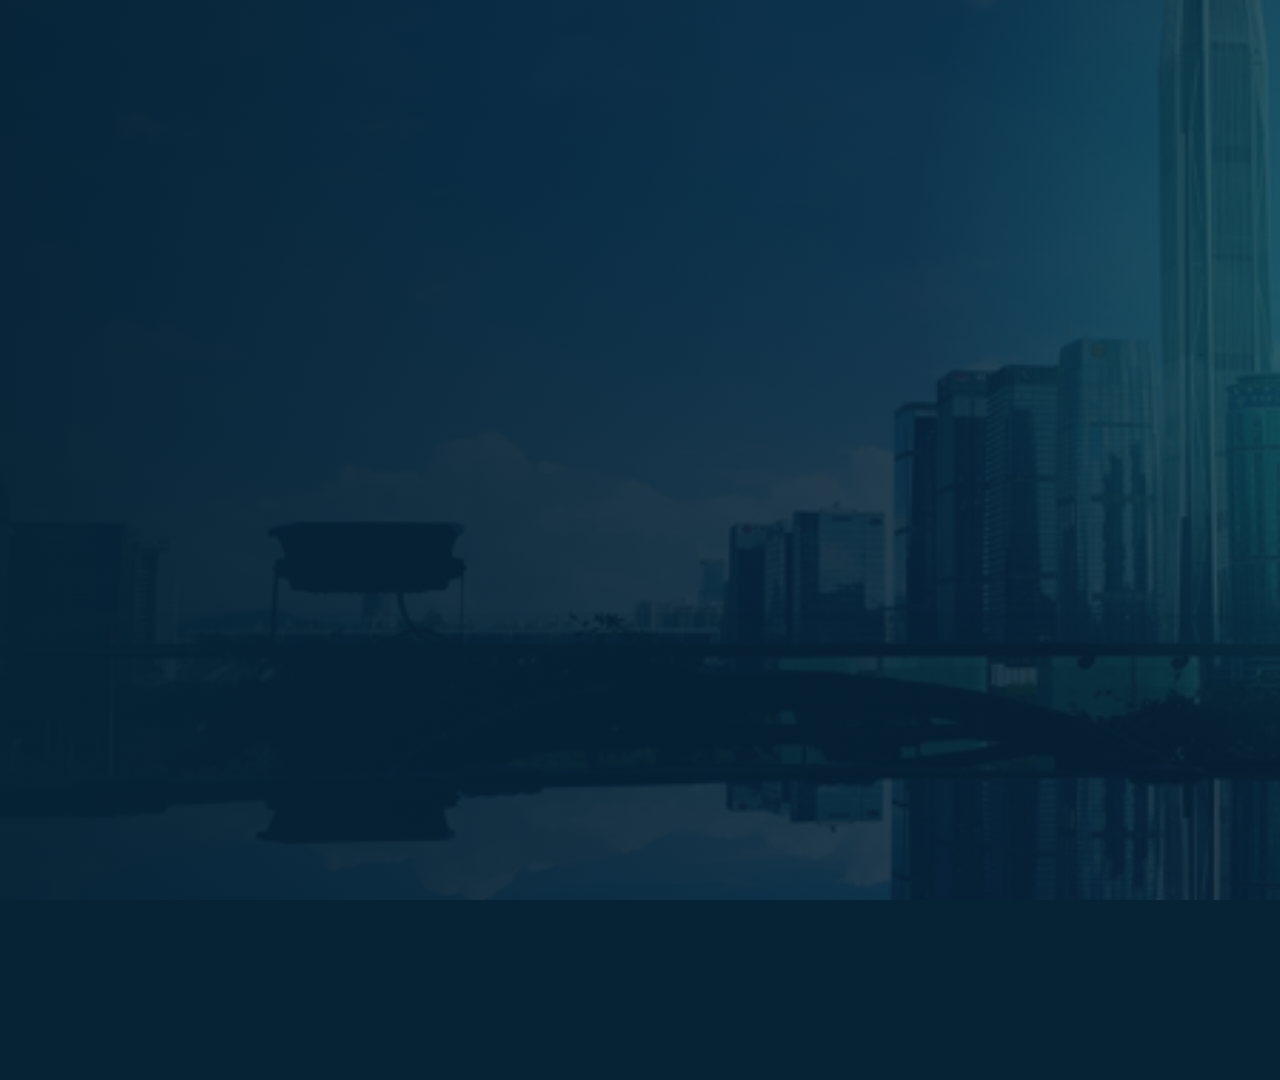
<file: index.html>
<!doctype html>
<html lang="zh-CN">
<head>
  <meta charset="utf-8">
  <meta name="viewport" content="width=device-width, initial-scale=1">
  <title>Yungu Innovation 20s Promo</title>
  <style>
    html, body {
      margin: 0;
      width: 100%;
      height: 100%;
      background: #062235;
      overflow: hidden;
      font-family: "Microsoft YaHei UI", Arial, sans-serif;
    }

    [data-composition-id="yungu-promo"] {
      position: relative;
      width: 1920px;
      height: 1080px;
      overflow: hidden;
      background: #062235;
      color: #f7fbff;
    }

    .scene {
      position: absolute;
      inset: 0;
      width: 100%;
      height: 100%;
      overflow: hidden;
      background: #062235;
    }

    #scene-2,
    #scene-3,
    #scene-4,
    #scene-5 {
      opacity: 0;
    }

    .photo {
      position: absolute;
      inset: -40px;
      width: calc(100% + 80px);
      height: calc(100% + 80px);
      object-fit: cover;
      filter: saturate(1.04) contrast(1.02);
    }

    .photo.contain {
      object-fit: contain;
      background: #062235;
    }

    .shade {
      position: absolute;
      inset: 0;
      background:
        radial-gradient(circle at 78% 22%, rgba(32, 199, 181, 0.28), rgba(32, 199, 181, 0) 34%),
        linear-gradient(90deg, rgba(6, 34, 53, 0.92), rgba(6, 34, 53, 0.42) 55%, rgba(6, 34, 53, 0.15));
    }

    .content {
      position: relative;
      z-index: 3;
      width: 100%;
      height: 100%;
      box-sizing: border-box;
      padding: 96px 120px;
      display: flex;
      flex-direction: column;
      justify-content: center;
      gap: 28px;
    }

    .eyebrow {
      font-family: Consolas, "Microsoft YaHei UI", monospace;
      font-size: 30px;
      color: #20c7b5;
      letter-spacing: 0;
      font-weight: 700;
    }

    h1, h2 {
      margin: 0;
      max-width: 1080px;
      font-size: 92px;
      line-height: 1.05;
      letter-spacing: 0;
      font-weight: 900;
      text-shadow: 0 18px 42px rgba(0, 0, 0, 0.26);
    }

    h2 {
      font-size: 76px;
      max-width: 940px;
    }

    .sub {
      margin: 0;
      max-width: 850px;
      font-size: 34px;
      line-height: 1.42;
      color: rgba(247, 251, 255, 0.9);
      font-weight: 500;
    }

    .chips {
      display: flex;
      flex-wrap: wrap;
      gap: 14px;
      max-width: 980px;
    }

    .chip {
      min-width: 156px;
      height: 58px;
      padding: 0 24px;
      display: inline-flex;
      align-items: center;
      justify-content: center;
      border: 1px solid rgba(247, 251, 255, 0.42);
      background: rgba(6, 34, 53, 0.62);
      color: #f7fbff;
      font-size: 25px;
      font-weight: 800;
      box-shadow: 0 18px 36px rgba(0, 0, 0, 0.18);
      backdrop-filter: blur(8px);
    }

    .label-stack {
      display: grid;
      grid-template-columns: repeat(3, minmax(190px, 1fr));
      gap: 18px;
      width: 760px;
      margin-top: 14px;
    }

    .panel {
      min-height: 150px;
      padding: 24px 22px;
      border-left: 6px solid #20c7b5;
      background: rgba(247, 251, 255, 0.92);
      color: #062235;
      box-shadow: 0 18px 44px rgba(6, 34, 53, 0.18);
      box-sizing: border-box;
    }

    .panel strong {
      display: block;
      font-size: 34px;
      line-height: 1.1;
      margin-bottom: 12px;
    }

    .panel span {
      display: block;
      color: rgba(6, 34, 53, 0.72);
      font-size: 22px;
      line-height: 1.35;
    }

    .split {
      position: absolute;
      inset: 0;
      display: grid;
      grid-template-columns: 1fr 1fr;
      gap: 0;
    }

    .split img {
      width: 100%;
      height: 100%;
      object-fit: cover;
      filter: saturate(1.04);
    }

    .split .left {
      clip-path: polygon(0 0, 100% 0, 86% 100%, 0 100%);
    }

    .split .right {
      margin-left: -8%;
      width: 108%;
      clip-path: polygon(14% 0, 100% 0, 100% 100%, 0 100%);
    }

    .end-grid {
      position: absolute;
      inset: 0;
      opacity: 0.42;
      background-image:
        linear-gradient(rgba(32, 199, 181, 0.16) 1px, rgba(32, 199, 181, 0) 1px),
        linear-gradient(90deg, rgba(22, 119, 200, 0.2) 1px, rgba(22, 119, 200, 0) 1px);
      background-size: 96px 96px;
    }

    .node {
      position: absolute;
      width: 18px;
      height: 18px;
      border-radius: 50%;
      background: #20c7b5;
      box-shadow: 0 0 28px rgba(32, 199, 181, 0.92);
    }

    .line {
      position: absolute;
      height: 3px;
      background: linear-gradient(90deg, #20c7b5, rgba(22, 119, 200, 0.2));
      transform-origin: left center;
    }

    .transition {
      position: absolute;
      inset: 0;
      z-index: 20;
      pointer-events: none;
      background: linear-gradient(90deg, rgba(6, 34, 53, 0), #20c7b5 42%, #1677c8 58%, rgba(6, 34, 53, 0));
      transform: translateX(-120%);
      filter: blur(1px);
    }

    .final-fade {
      position: absolute;
      inset: 0;
      z-index: 30;
      background: #062235;
      opacity: 0;
      pointer-events: none;
    }
  </style>
</head>
<body>
  <div data-composition-id="yungu-promo" data-start="0" data-duration="20" data-width="1920" data-height="1080">
    <section id="scene-1" class="scene">
      <img class="photo" src="assets/shenzhen.jpg" alt="">
      <div class="shade"></div>
      <div class="content">
        <div class="eyebrow">YUNGU INNOVATION · SHENZHEN</div>
        <h1>智慧医院体验<br>从云谷创新开始</h1>
        <p class="sub">全产品整体解决方案，连接医院空间、服务流程与患者触点。</p>
        <div class="chips">
          <div class="chip">导览</div>
          <div class="chip">叫号</div>
          <div class="chip">宣教</div>
          <div class="chip">病区</div>
        </div>
      </div>
    </section>

    <section id="scene-2" class="scene">
      <img class="photo" src="assets/smart-hall.jpg" alt="">
      <div class="shade"></div>
      <div class="content">
        <div class="eyebrow">OUTPATIENT FLOW</div>
        <h2>门诊服务<br>一屏联动</h2>
        <div class="label-stack">
          <div class="panel"><strong>智能导览</strong><span>空间、科室、路线清晰触达</span></div>
          <div class="panel"><strong>排队叫号</strong><span>等候、诊室、屏幕同步更新</span></div>
          <div class="panel"><strong>移动服务</strong><span>手机端连接线下流程</span></div>
        </div>
      </div>
    </section>

    <section id="scene-3" class="scene">
      <img class="photo" src="assets/ward.jpg" alt="">
      <div class="shade"></div>
      <div class="content">
        <div class="eyebrow">WARD EXPERIENCE</div>
        <h2>病区交互<br>覆盖床旁场景</h2>
        <div class="label-stack">
          <div class="panel"><strong>床旁屏</strong><span>患者信息与服务入口</span></div>
          <div class="panel"><strong>护理协同</strong><span>医护、设备、患者同频</span></div>
          <div class="panel"><strong>宣教触达</strong><span>内容按需到达每个床位</span></div>
        </div>
      </div>
    </section>

    <section id="scene-4" class="scene">
      <div class="split">
        <img class="left" src="assets/telehealth.jpg" alt="">
        <img class="right" src="assets/education.jpg" alt="">
      </div>
      <div class="shade"></div>
      <div class="content">
        <div class="eyebrow">CONNECTED CARE</div>
        <h2>远程会诊<br>健康宣教<br>医院频道</h2>
        <p class="sub">把院内外沟通、科普内容与服务入口整合为连续体验。</p>
      </div>
    </section>

    <section id="scene-5" class="scene">
      <div class="end-grid"></div>
      <div class="line" style="left:360px;top:350px;width:520px;transform:rotate(18deg)"></div>
      <div class="line" style="left:870px;top:510px;width:500px;transform:rotate(-22deg)"></div>
      <div class="line" style="left:620px;top:700px;width:620px;transform:rotate(-8deg)"></div>
      <div class="node" style="left:350px;top:340px"></div>
      <div class="node" style="left:870px;top:500px"></div>
      <div class="node" style="left:1260px;top:320px"></div>
      <div class="node" style="left:610px;top:690px"></div>
      <div class="node" style="left:1230px;top:605px"></div>
      <div class="content">
        <div class="eyebrow">INTEGRATED PRODUCT ECOSYSTEM</div>
        <h1>全产品整体解决方案</h1>
        <p class="sub">一个系统生态，串联一段完整的智慧就医旅程。</p>
        <div class="chips">
          <div class="chip">深圳市云谷创新</div>
          <div class="chip">400-031-0089</div>
        </div>
      </div>
    </section>

    <div class="transition" id="wipe"></div>
    <div class="final-fade"></div>
    <script>
      const posterScene = new URLSearchParams(window.location.search).get("scene");
      if (posterScene) {
        document.querySelectorAll(".scene").forEach((scene) => {
          scene.style.opacity = scene.id === `scene-${posterScene}` ? "1" : "0";
        });
      }
    </script>
    <script src="https://cdn.jsdelivr.net/npm/gsap@3.14.2/dist/gsap.min.js"></script>
    <script>
      window.__timelines = window.__timelines || {};
      const tl = gsap.timeline({ paused: true });
      const scenes = ["#scene-1", "#scene-2", "#scene-3", "#scene-4", "#scene-5"];

      tl.set(scenes.slice(1), { opacity: 0 }, 0);

      function enter(scene, at) {
        tl.from(`${scene} .photo`, { scale: 1.08, x: 50, opacity: 0.25, duration: 1.1, ease: "power2.out" }, at + 0.15);
        tl.from(`${scene} .eyebrow`, { y: 26, opacity: 0, duration: 0.48, ease: "power3.out" }, at + 0.25);
        tl.from(`${scene} h1, ${scene} h2`, { y: 54, opacity: 0, duration: 0.62, ease: "expo.out" }, at + 0.42);
        tl.from(`${scene} .sub`, { x: -34, opacity: 0, duration: 0.5, ease: "sine.out" }, at + 0.72);
        tl.from(`${scene} .chip, ${scene} .panel`, { y: 30, scale: 0.96, opacity: 0, stagger: 0.08, duration: 0.42, ease: "back.out(1.6)" }, at + 0.9);
      }

      function wipe(at, nextScene) {
        tl.to("#wipe", { x: "240%", duration: 0.48, ease: "power3.inOut" }, at);
        tl.set(nextScene, { opacity: 1 }, at + 0.22);
        tl.set("#wipe", { x: "-120%" }, at + 0.55);
      }

      enter("#scene-1", 0);
      wipe(3.34, "#scene-2");
      enter("#scene-2", 3.6);
      wipe(7.14, "#scene-3");
      enter("#scene-3", 7.4);
      wipe(10.94, "#scene-4");
      tl.from("#scene-4 .left", { x: -120, scale: 1.08, opacity: 0, duration: 0.78, ease: "power2.out" }, 11.35);
      tl.from("#scene-4 .right", { x: 120, scale: 1.08, opacity: 0, duration: 0.78, ease: "power3.out" }, 11.42);
      tl.from("#scene-4 .eyebrow", { y: 26, opacity: 0, duration: 0.48, ease: "power3.out" }, 11.54);
      tl.from("#scene-4 h2", { y: 54, opacity: 0, duration: 0.62, ease: "expo.out" }, 11.72);
      tl.from("#scene-4 .sub", { x: -34, opacity: 0, duration: 0.5, ease: "sine.out" }, 12.1);
      wipe(15.34, "#scene-5");
      tl.from("#scene-5 .end-grid", { opacity: 0, scale: 1.04, duration: 0.7, ease: "power1.out" }, 15.72);
      tl.from("#scene-5 .line", { scaleX: 0, opacity: 0, stagger: 0.12, duration: 0.56, ease: "power2.out" }, 15.82);
      tl.from("#scene-5 .node", { scale: 0, opacity: 0, stagger: 0.08, duration: 0.44, ease: "back.out(2)" }, 16.05);
      tl.from("#scene-5 .eyebrow", { y: 26, opacity: 0, duration: 0.48, ease: "power3.out" }, 16.28);
      tl.from("#scene-5 h1", { y: 54, opacity: 0, duration: 0.62, ease: "expo.out" }, 16.48);
      tl.from("#scene-5 .sub", { x: -34, opacity: 0, duration: 0.5, ease: "sine.out" }, 16.84);
      tl.from("#scene-5 .chip", { y: 30, scale: 0.96, opacity: 0, stagger: 0.09, duration: 0.42, ease: "back.out(1.6)" }, 17.12);
      tl.to(".final-fade", { opacity: 1, duration: 0.55, ease: "sine.inOut" }, 19.45);

      window.__timelines["yungu-promo"] = tl;
    </script>
  </div>
</body>
</html>
</file>
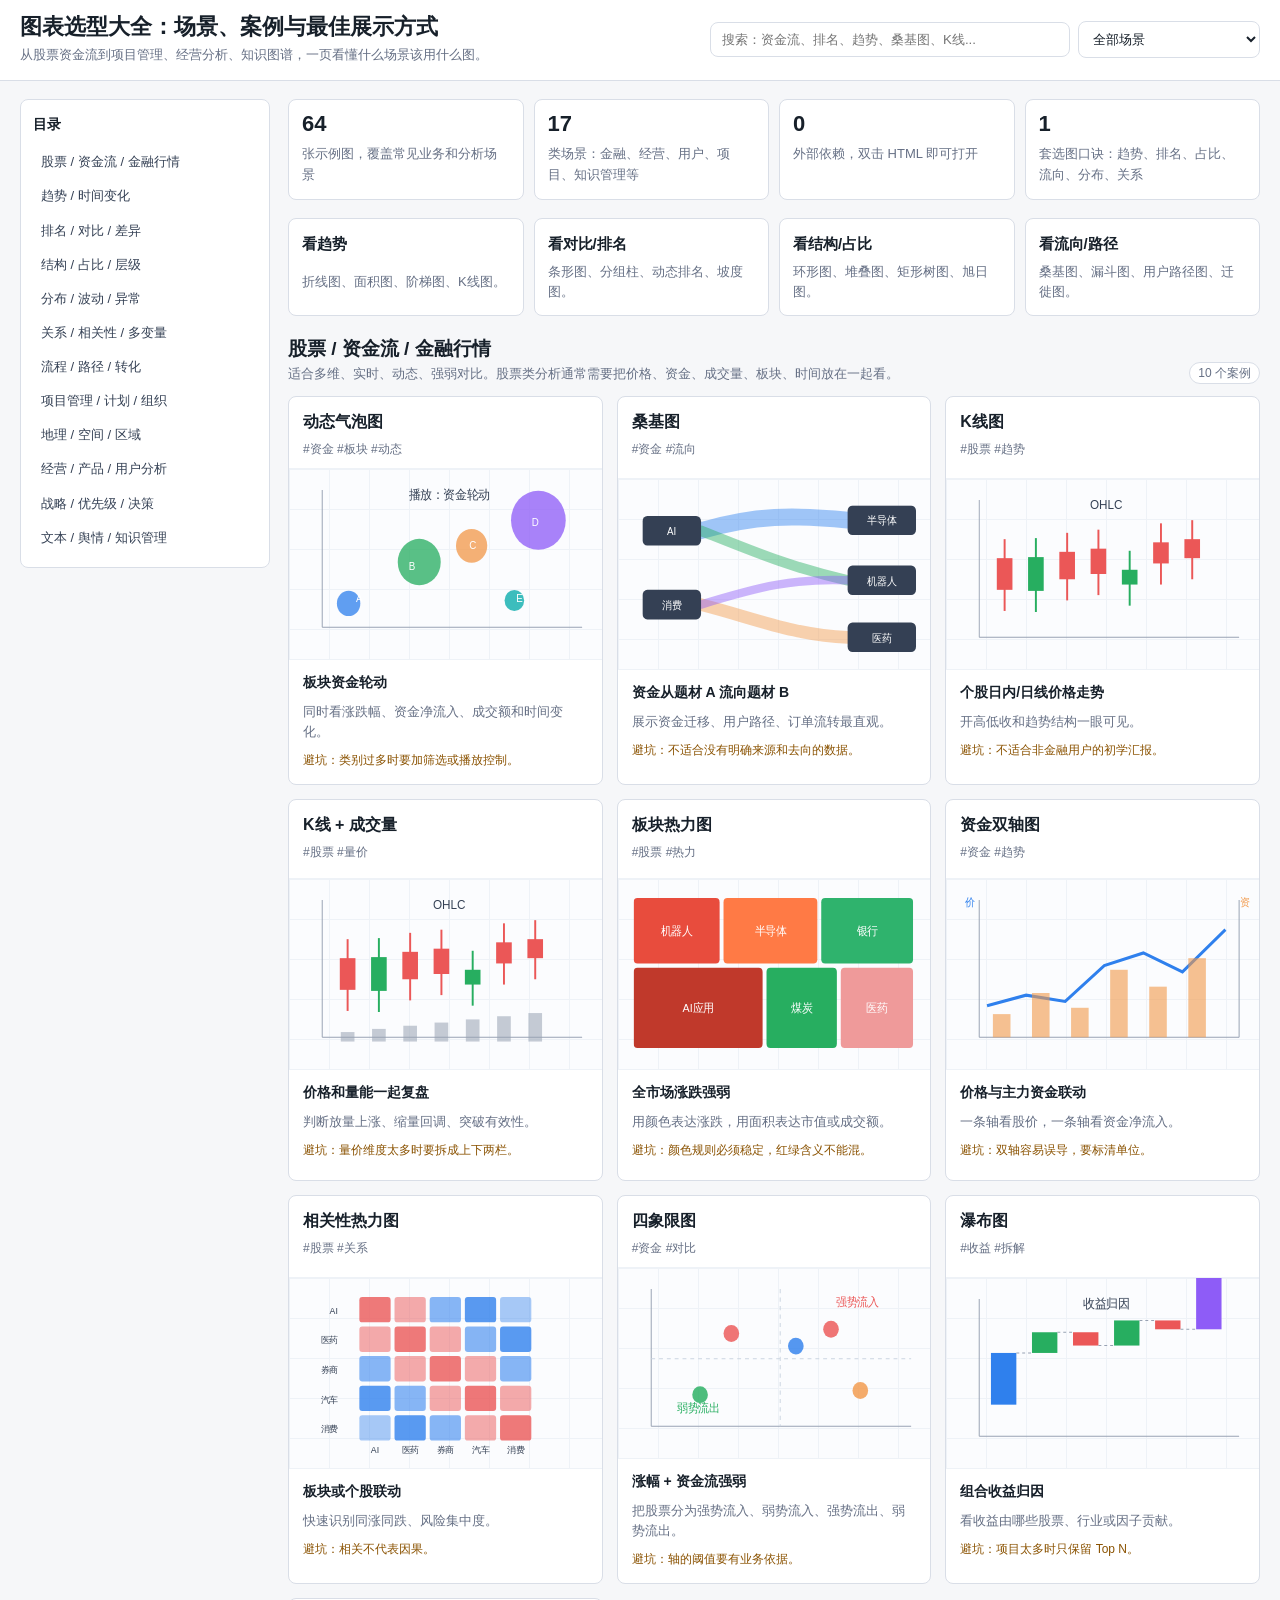
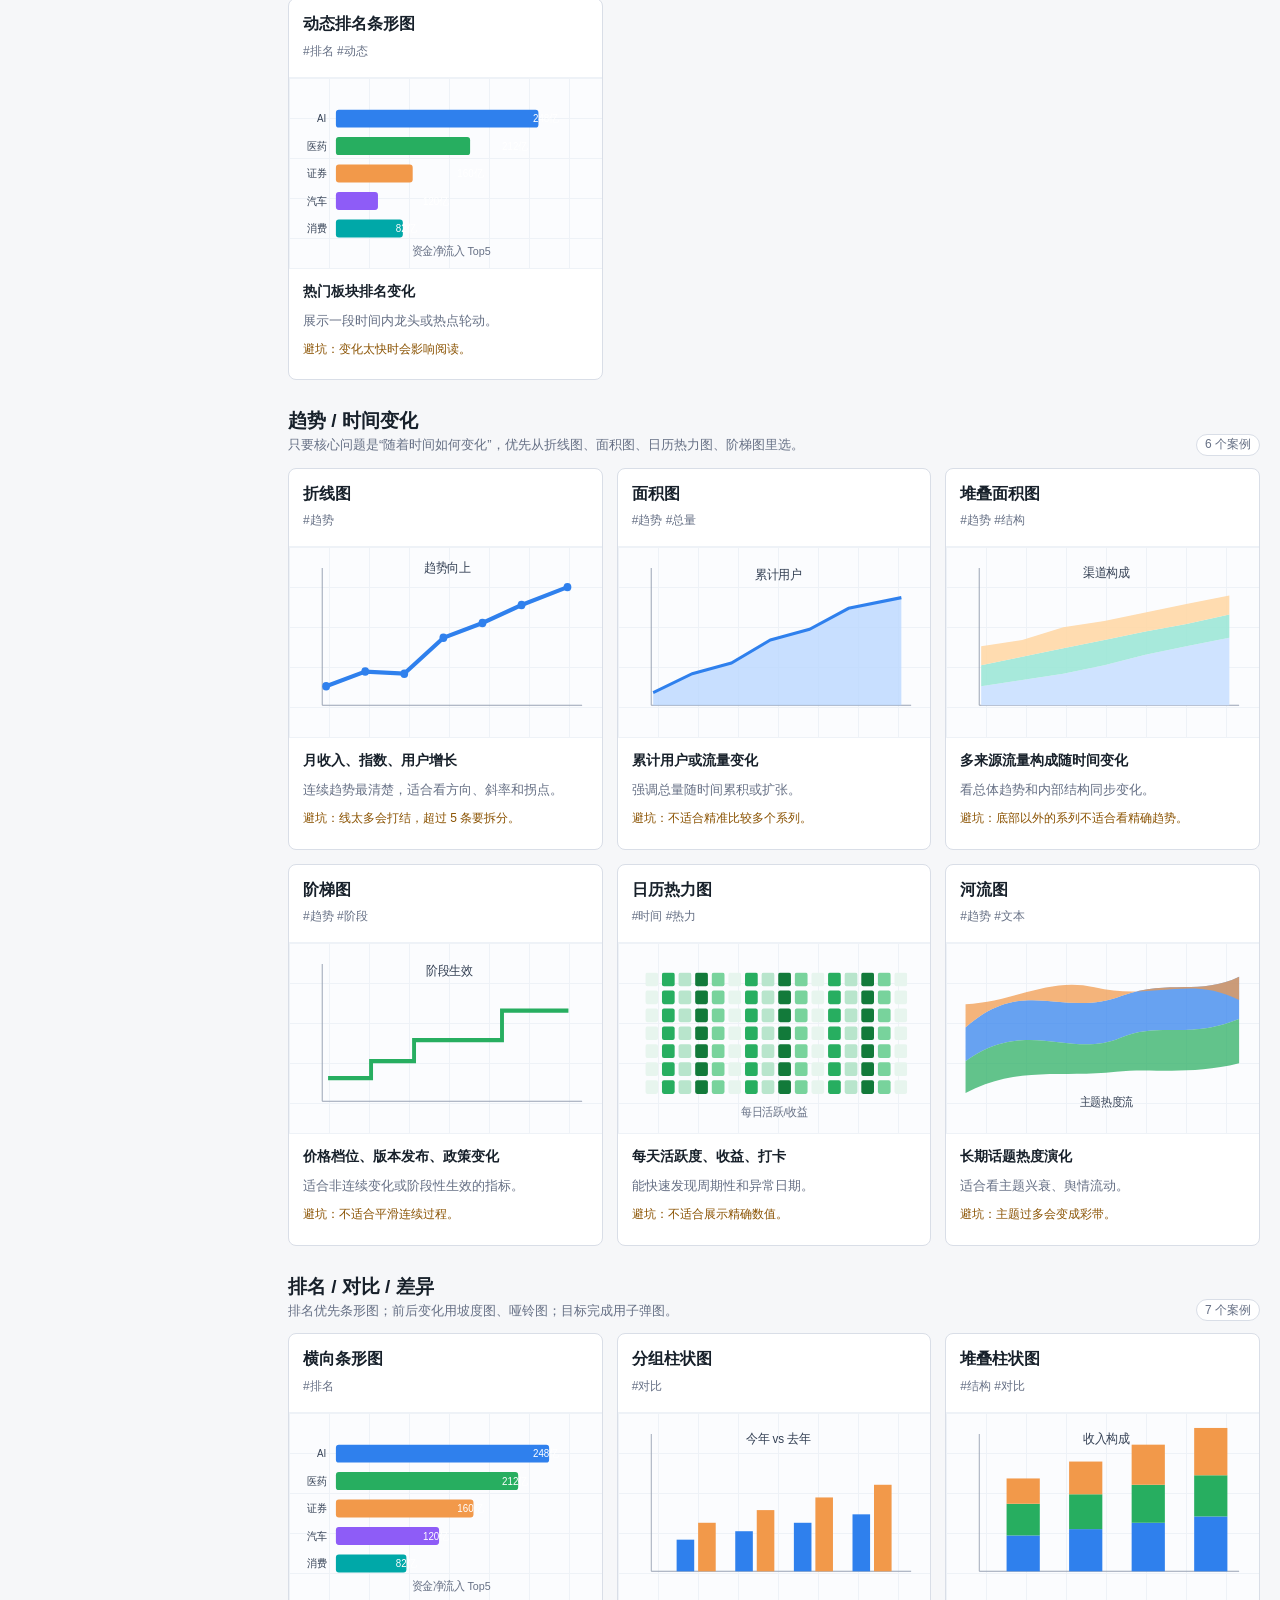
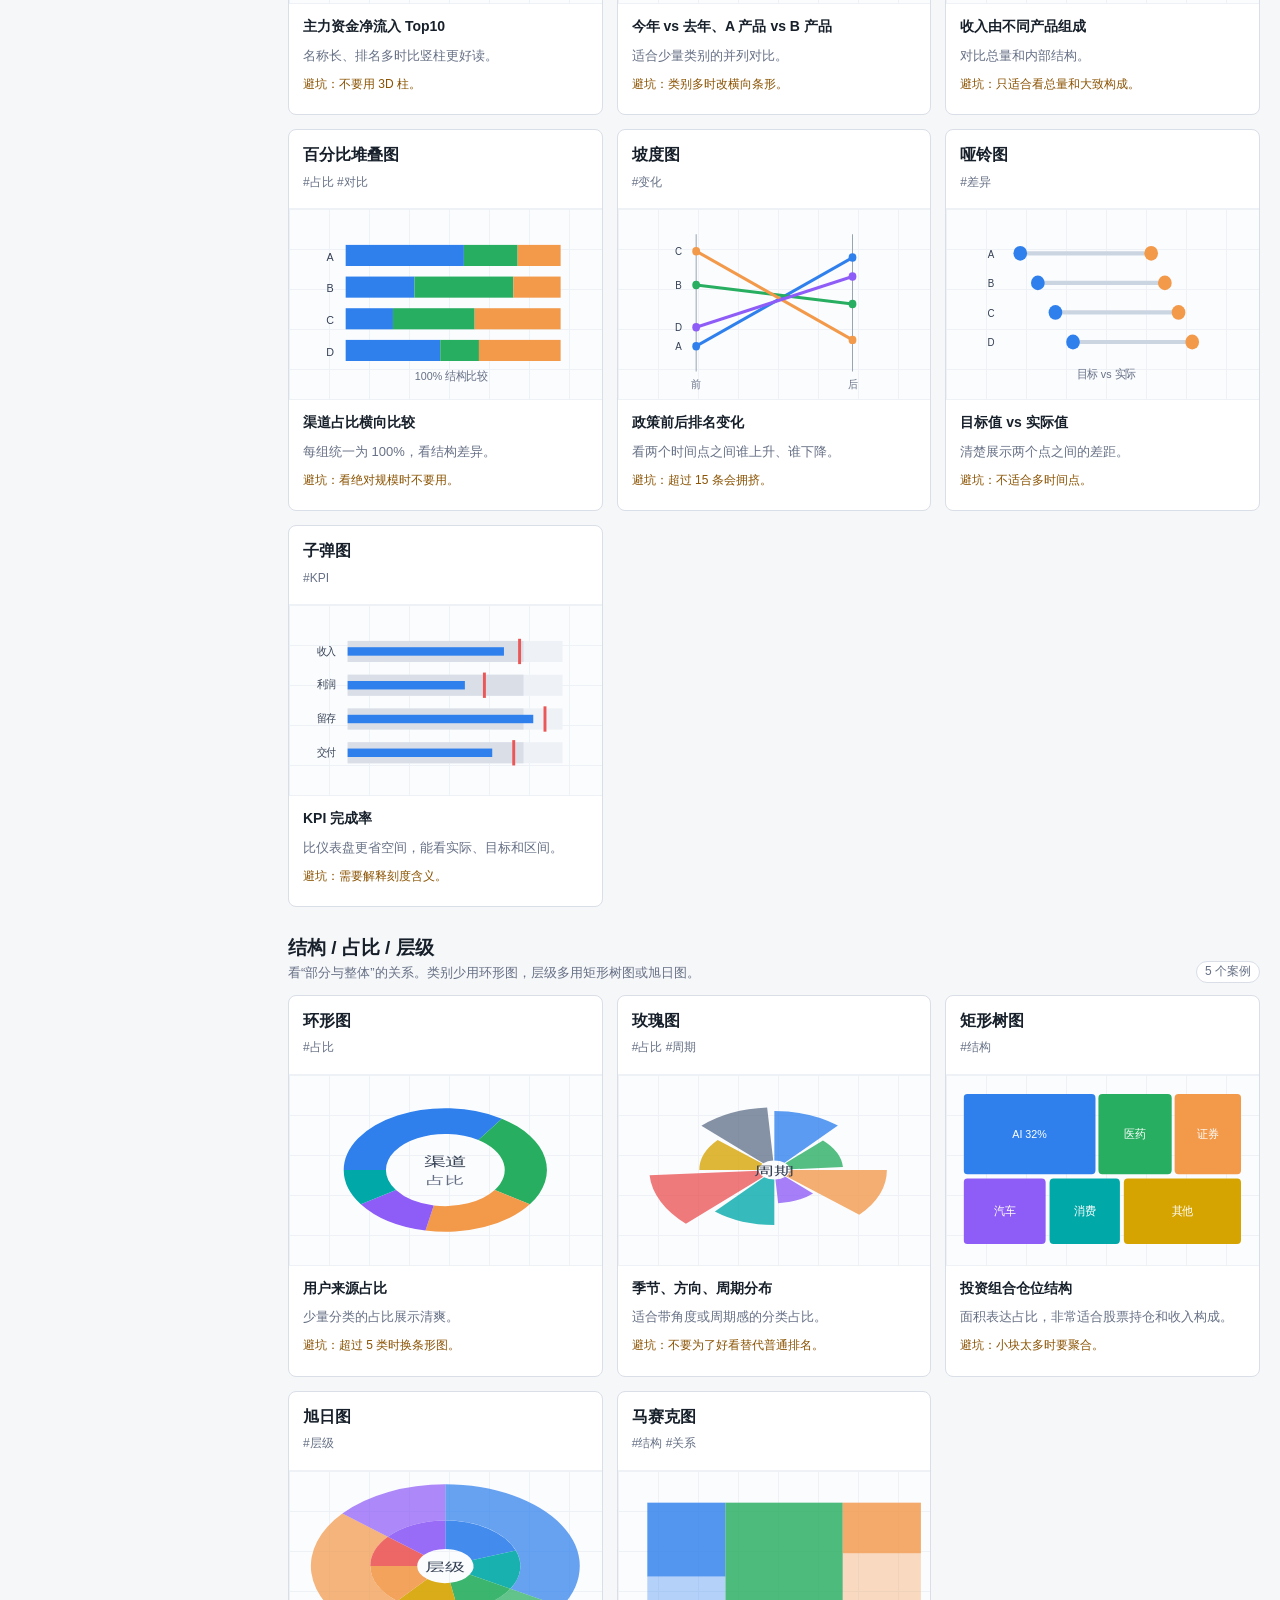
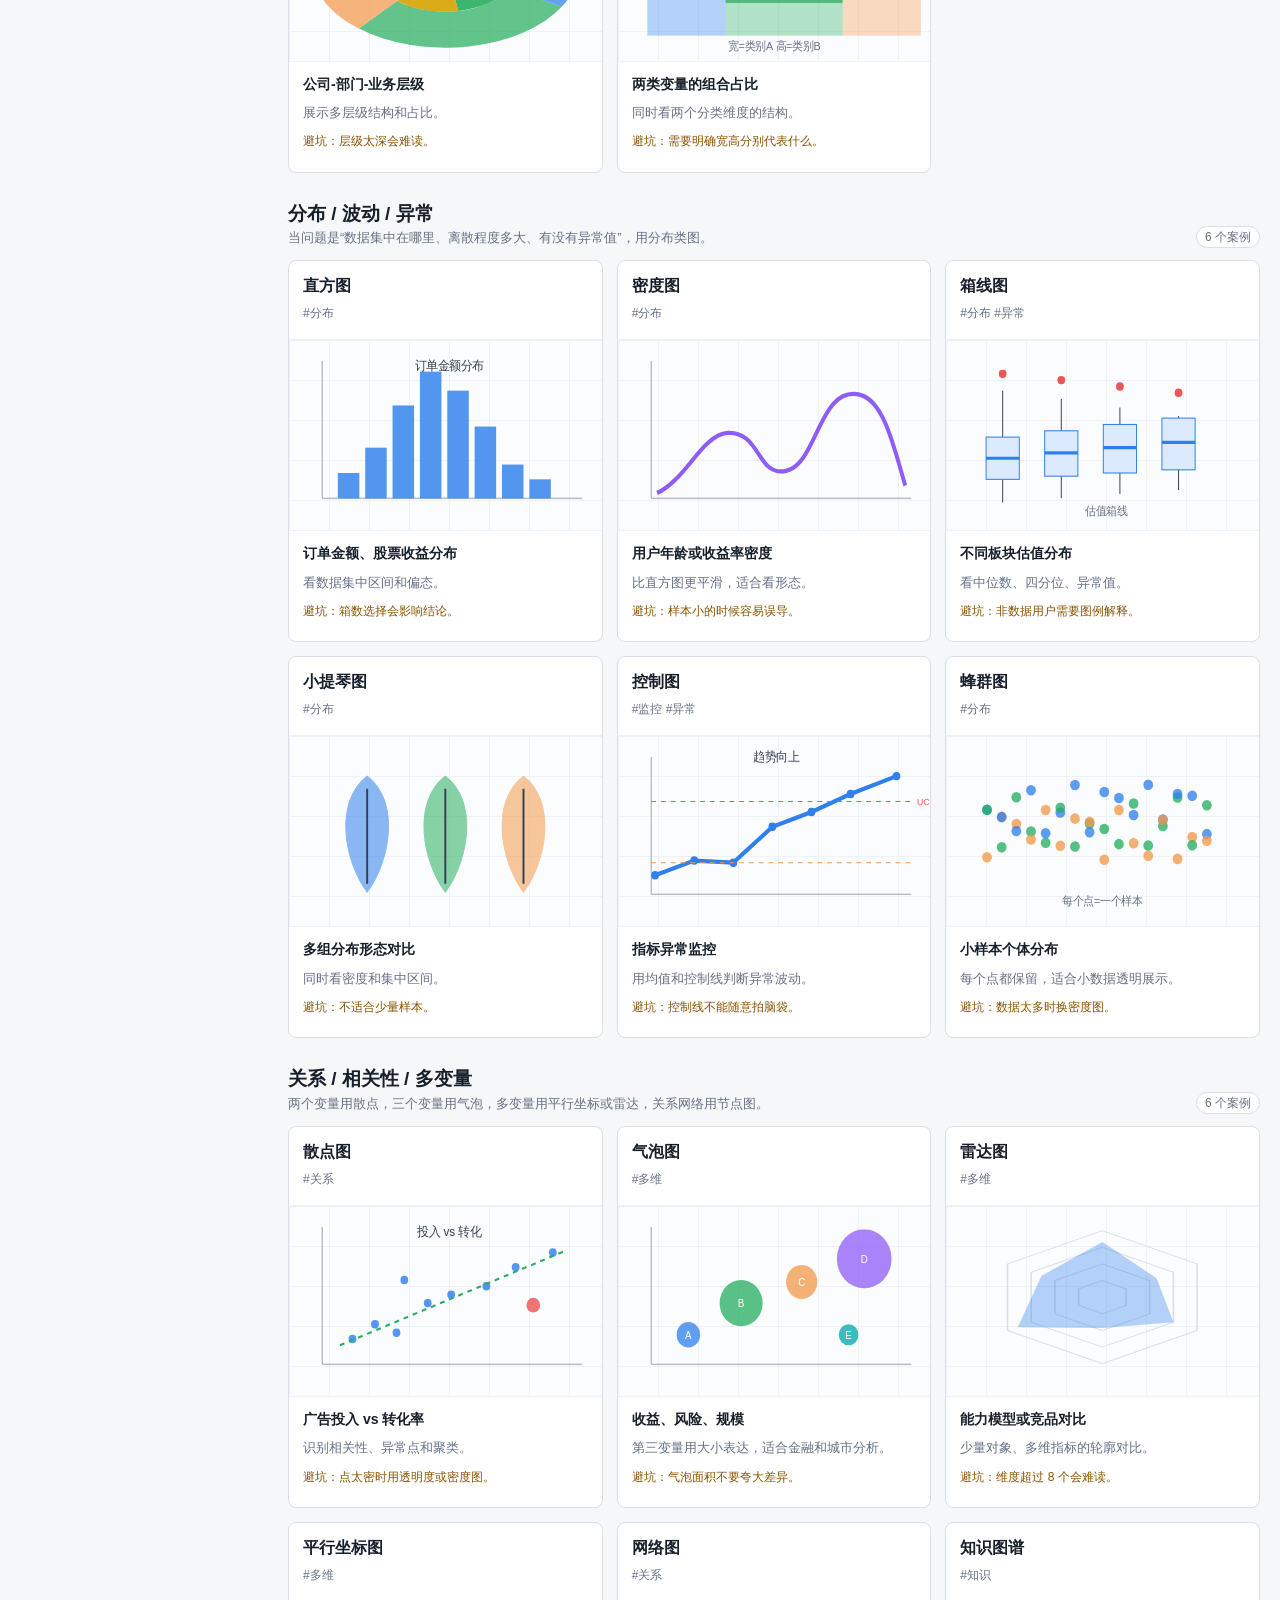
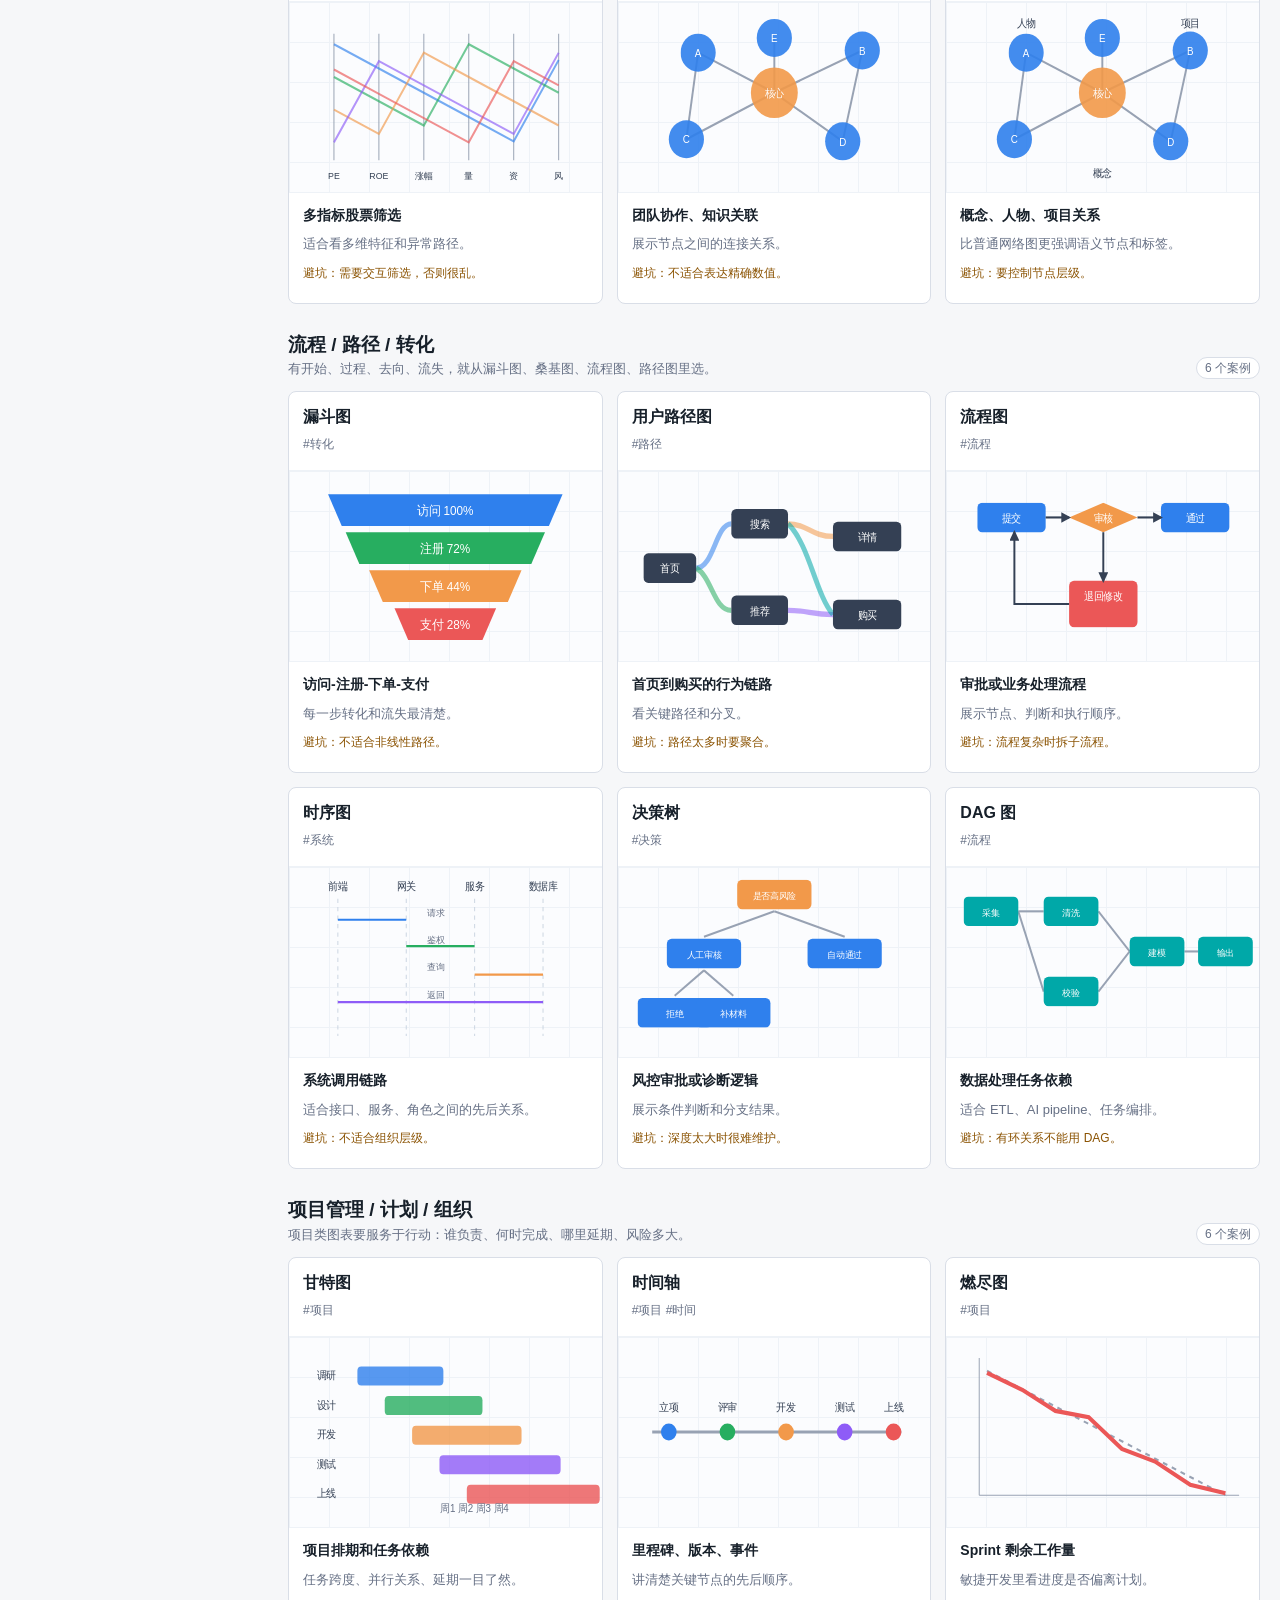
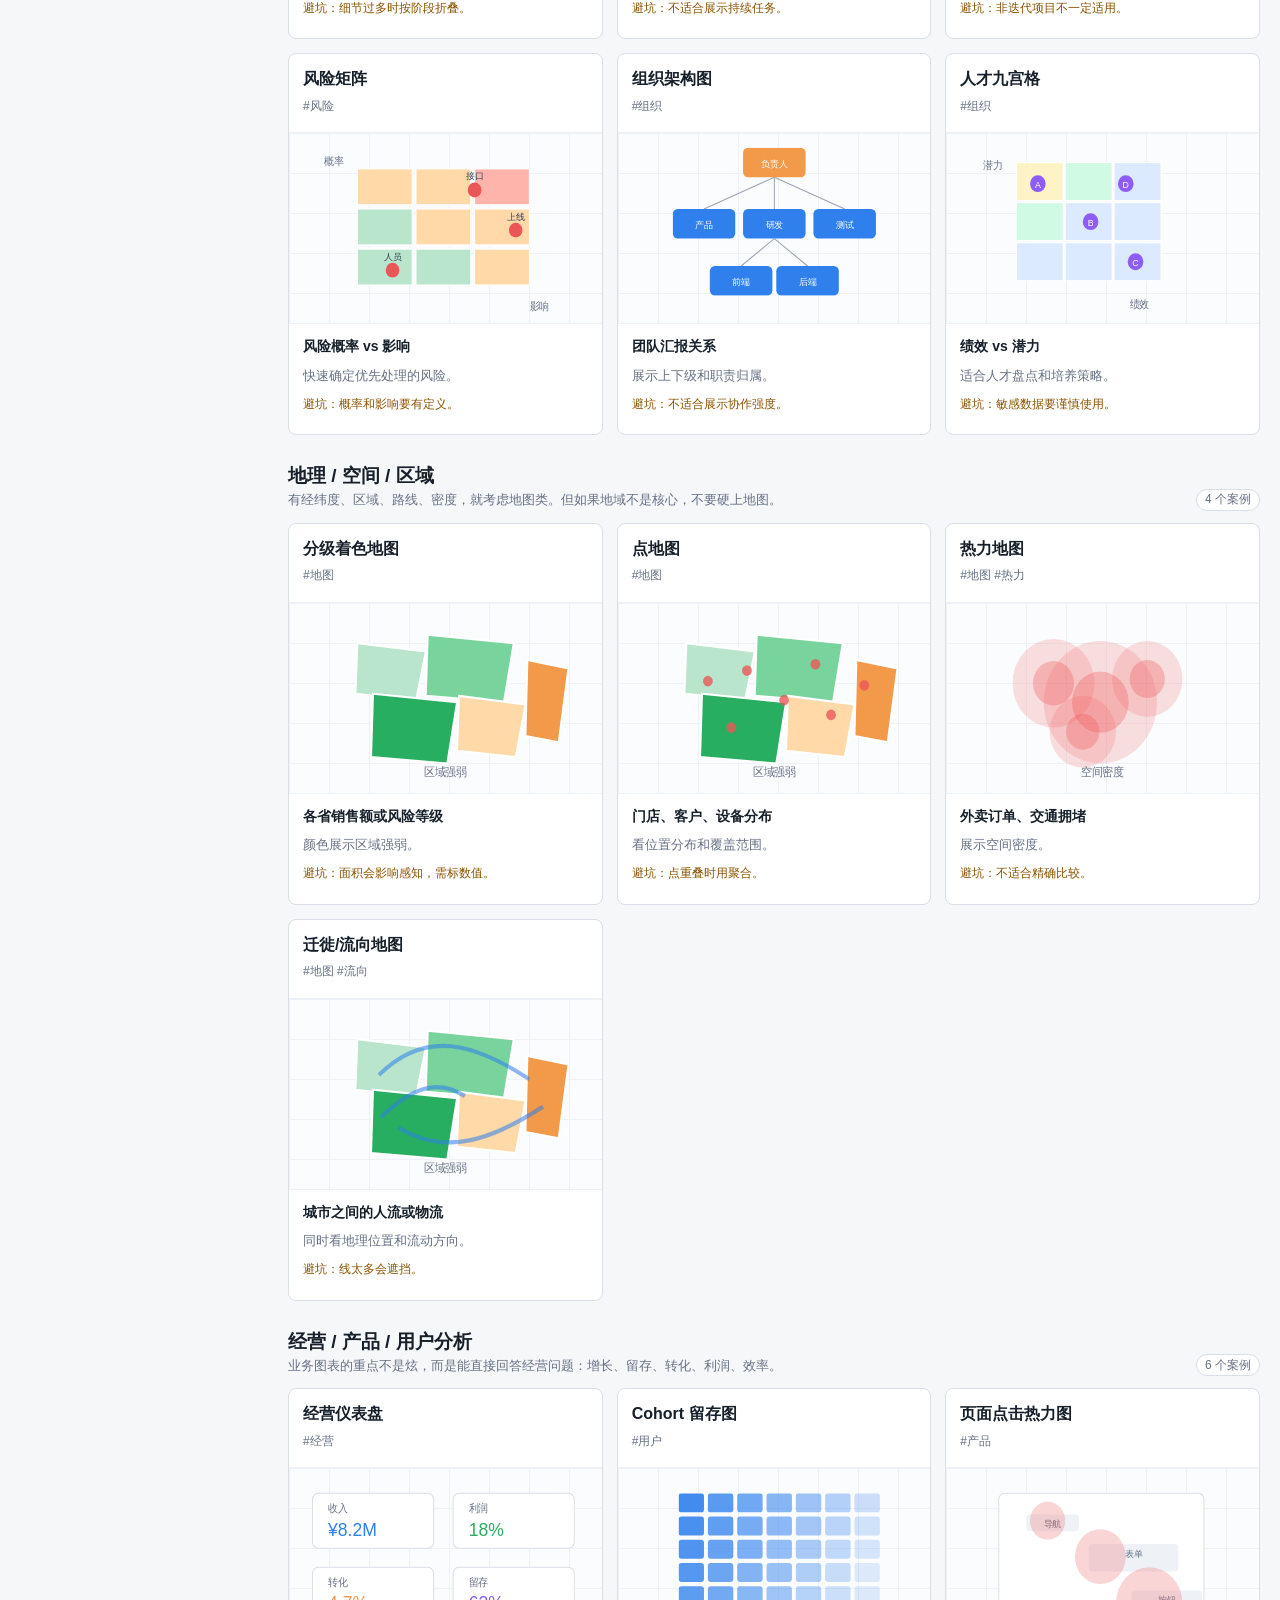
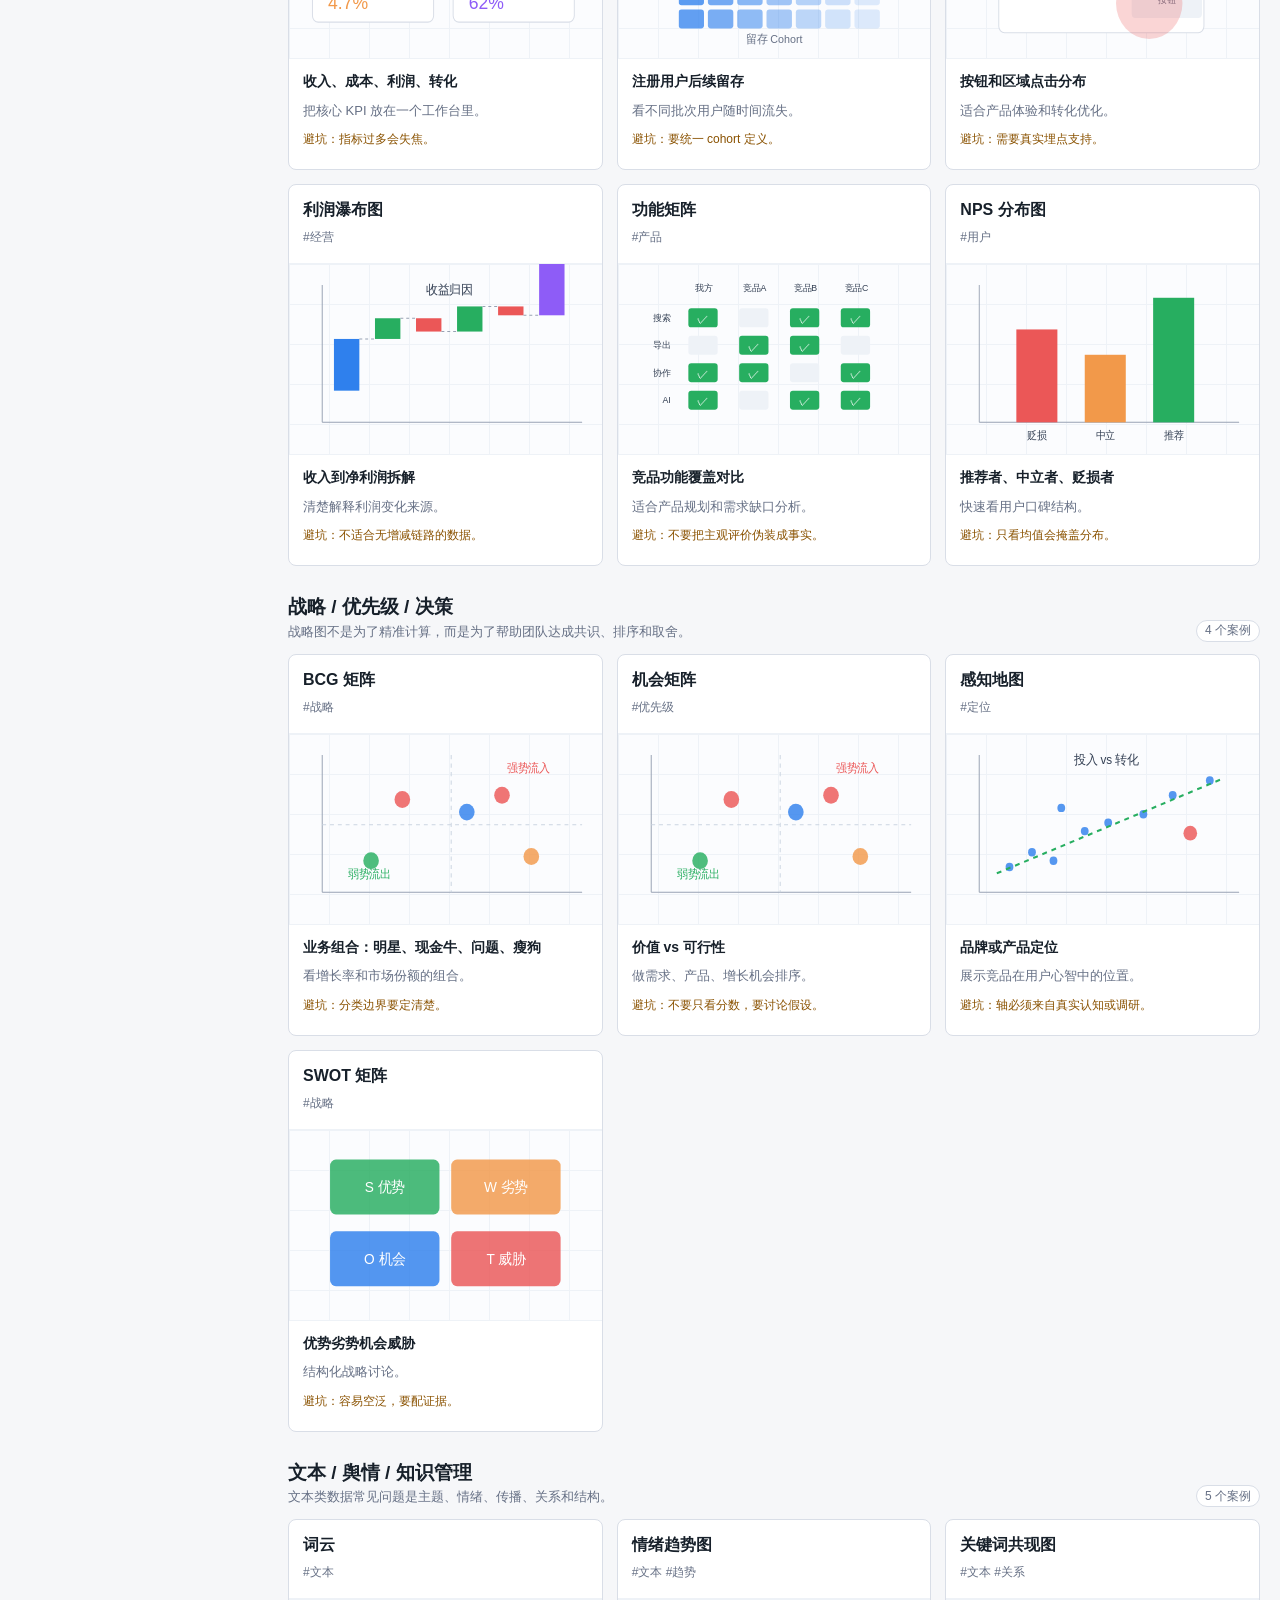
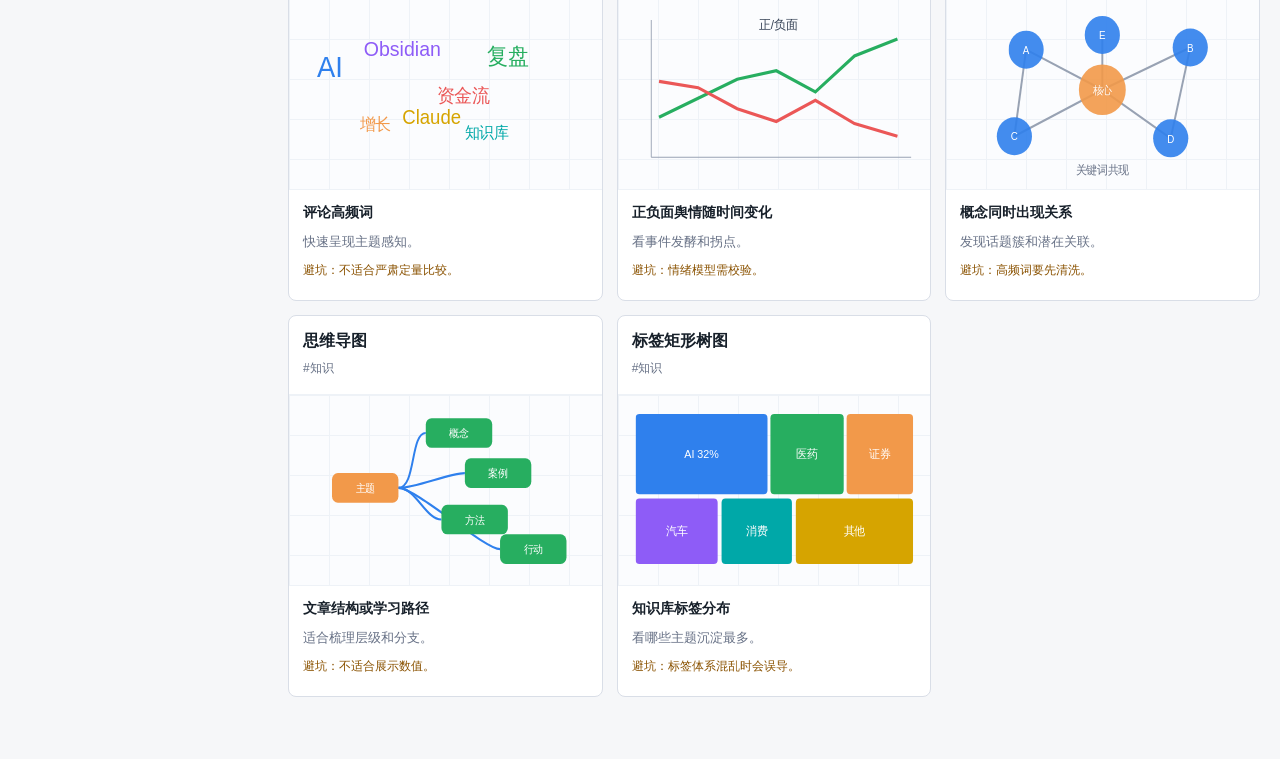
<file: chart-selection-gallery.html>
<!doctype html>
<html lang="zh-CN">
<head>
  <meta charset="utf-8" />
  <meta name="viewport" content="width=device-width, initial-scale=1" />
  <title>图表选型大全：场景、案例与最佳展示方式</title>
  <style>
    :root {
      --bg: #f6f7f9;
      --panel: #ffffff;
      --ink: #17202a;
      --muted: #667085;
      --line: #d9dee7;
      --soft: #eef2f7;
      --blue: #2f80ed;
      --green: #27ae60;
      --red: #eb5757;
      --orange: #f2994a;
      --purple: #8e5cf7;
      --cyan: #00a8a8;
      --gold: #d6a400;
      --radius: 8px;
    }

    * { box-sizing: border-box; }

    body {
      margin: 0;
      color: var(--ink);
      background: var(--bg);
      font: 14px/1.55 "Microsoft YaHei", "PingFang SC", Arial, sans-serif;
    }

    header {
      position: sticky;
      top: 0;
      z-index: 5;
      border-bottom: 1px solid var(--line);
      background: rgba(255, 255, 255, .94);
      backdrop-filter: blur(12px);
    }

    .topbar {
      display: grid;
      grid-template-columns: minmax(220px, 1fr) auto;
      gap: 16px;
      align-items: center;
      max-width: 1440px;
      margin: 0 auto;
      padding: 14px 20px;
    }

    h1 {
      margin: 0;
      font-size: 22px;
      line-height: 1.2;
      letter-spacing: 0;
    }

    .subtitle {
      margin-top: 5px;
      color: var(--muted);
      font-size: 13px;
    }

    .toolbar {
      display: flex;
      gap: 8px;
      align-items: center;
      flex-wrap: wrap;
      justify-content: flex-end;
    }

    input[type="search"] {
      width: min(360px, 42vw);
      border: 1px solid var(--line);
      border-radius: var(--radius);
      padding: 9px 11px;
      color: var(--ink);
      background: #fff;
      outline: none;
    }

    select {
      border: 1px solid var(--line);
      border-radius: var(--radius);
      padding: 9px 10px;
      color: var(--ink);
      background: #fff;
    }

    main {
      display: grid;
      grid-template-columns: 250px 1fr;
      gap: 18px;
      max-width: 1440px;
      margin: 0 auto;
      padding: 18px 20px 36px;
    }

    aside {
      position: sticky;
      top: 83px;
      align-self: start;
      max-height: calc(100vh - 100px);
      overflow: auto;
      padding: 12px;
      border: 1px solid var(--line);
      border-radius: var(--radius);
      background: var(--panel);
    }

    .nav-title {
      font-weight: 700;
      margin: 2px 0 10px;
    }

    .nav-link {
      display: block;
      color: #344054;
      text-decoration: none;
      padding: 7px 8px;
      border-radius: 6px;
      font-size: 13px;
    }

    .nav-link:hover { background: var(--soft); }

    .legend {
      display: grid;
      grid-template-columns: repeat(4, minmax(120px, 1fr));
      gap: 10px;
      margin-bottom: 18px;
    }

    .metric {
      min-height: 76px;
      padding: 13px;
      border: 1px solid var(--line);
      border-radius: var(--radius);
      background: var(--panel);
    }

    .metric strong {
      display: block;
      font-size: 22px;
      line-height: 1;
      margin-bottom: 8px;
    }

    .metric span {
      color: var(--muted);
      font-size: 13px;
    }

    section {
      margin-bottom: 26px;
      scroll-margin-top: 100px;
    }

    .section-head {
      display: flex;
      align-items: end;
      justify-content: space-between;
      gap: 14px;
      margin: 4px 0 12px;
    }

    h2 {
      margin: 0;
      font-size: 19px;
      letter-spacing: 0;
    }

    .section-note {
      color: var(--muted);
      font-size: 13px;
      max-width: 760px;
    }

    .grid {
      display: grid;
      grid-template-columns: repeat(3, minmax(260px, 1fr));
      gap: 14px;
    }

    .card {
      display: grid;
      grid-template-rows: auto 190px auto;
      min-height: 382px;
      border: 1px solid var(--line);
      border-radius: var(--radius);
      background: var(--panel);
      overflow: hidden;
    }

    .card-head {
      padding: 13px 14px 10px;
      border-bottom: 1px solid var(--soft);
    }

    .card h3 {
      margin: 0 0 5px;
      font-size: 16px;
      letter-spacing: 0;
    }

    .tagline {
      color: var(--muted);
      font-size: 12px;
    }

    .chart {
      position: relative;
      min-height: 190px;
      background:
        linear-gradient(#eef2f7 1px, transparent 1px),
        linear-gradient(90deg, #eef2f7 1px, transparent 1px);
      background-size: 40px 40px;
      background-color: #fbfcfe;
    }

    .chart svg {
      width: 100%;
      height: 100%;
      display: block;
    }

    .card-body {
      padding: 12px 14px 14px;
      border-top: 1px solid var(--soft);
    }

    .use {
      margin: 0 0 8px;
      font-weight: 700;
    }

    .desc {
      margin: 0;
      color: var(--muted);
      font-size: 13px;
    }

    .avoid {
      margin-top: 9px;
      color: #8a5200;
      font-size: 12px;
    }

    .mini-table {
      width: 100%;
      border-collapse: collapse;
      background: #fff;
      font-size: 12px;
    }

    .mini-table th,
    .mini-table td {
      border: 1px solid var(--line);
      padding: 6px 7px;
      text-align: left;
    }

    .mini-table th {
      background: var(--soft);
    }

    .hidden { display: none !important; }

    .pill {
      display: inline-flex;
      align-items: center;
      height: 22px;
      border: 1px solid var(--line);
      border-radius: 999px;
      padding: 0 8px;
      color: var(--muted);
      font-size: 12px;
      background: #fff;
    }

    .quick {
      display: grid;
      grid-template-columns: repeat(4, 1fr);
      gap: 10px;
      margin-bottom: 18px;
    }

    .quick .card {
      min-height: auto;
      grid-template-rows: auto;
      padding: 13px;
    }

    .quick strong { font-size: 15px; }
    .quick p { margin: 7px 0 0; color: var(--muted); font-size: 13px; }

    @media (max-width: 1120px) {
      main { grid-template-columns: 1fr; }
      aside { position: static; max-height: none; }
      .grid { grid-template-columns: repeat(2, minmax(260px, 1fr)); }
      .legend, .quick { grid-template-columns: repeat(2, 1fr); }
    }

    @media (max-width: 720px) {
      .topbar { grid-template-columns: 1fr; }
      .toolbar { justify-content: stretch; }
      input[type="search"], select { width: 100%; }
      .grid, .legend, .quick { grid-template-columns: 1fr; }
      main { padding: 14px 12px 26px; }
      .card { grid-template-rows: auto 170px auto; }
    }

    @media print {
      header, aside { position: static; }
      main { display: block; }
      .grid { grid-template-columns: repeat(2, 1fr); }
      .card { break-inside: avoid; }
    }
  </style>
</head>
<body>
  <header>
    <div class="topbar">
      <div>
        <h1>图表选型大全：场景、案例与最佳展示方式</h1>
        <div class="subtitle">从股票资金流到项目管理、经营分析、知识图谱，一页看懂什么场景该用什么图。</div>
      </div>
      <div class="toolbar">
        <input id="search" type="search" placeholder="搜索：资金流、排名、趋势、桑基图、K线..." />
        <select id="category">
          <option value="all">全部场景</option>
        </select>
      </div>
    </div>
  </header>

  <main>
    <aside>
      <div class="nav-title">目录</div>
      <div id="nav"></div>
    </aside>

    <div>
      <div class="legend">
        <div class="metric"><strong>64</strong><span>张示例图，覆盖常见业务和分析场景</span></div>
        <div class="metric"><strong>17</strong><span>类场景：金融、经营、用户、项目、知识管理等</span></div>
        <div class="metric"><strong>0</strong><span>外部依赖，双击 HTML 即可打开</span></div>
        <div class="metric"><strong>1</strong><span>套选图口诀：趋势、排名、占比、流向、分布、关系</span></div>
      </div>

      <div class="quick">
        <div class="card"><strong>看趋势</strong><p>折线图、面积图、阶梯图、K线图。</p></div>
        <div class="card"><strong>看对比/排名</strong><p>条形图、分组柱、动态排名、坡度图。</p></div>
        <div class="card"><strong>看结构/占比</strong><p>环形图、堆叠图、矩形树图、旭日图。</p></div>
        <div class="card"><strong>看流向/路径</strong><p>桑基图、漏斗图、用户路径图、迁徙图。</p></div>
      </div>

      <div id="sections"></div>
    </div>
  </main>

  <script>
    const palette = {
      blue: "#2f80ed",
      green: "#27ae60",
      red: "#eb5757",
      orange: "#f2994a",
      purple: "#8e5cf7",
      cyan: "#00a8a8",
      gold: "#d6a400",
      gray: "#98a2b3",
      dark: "#344054"
    };

    const sections = [
      {
        id: "stock",
        name: "股票 / 资金流 / 金融行情",
        note: "适合多维、实时、动态、强弱对比。股票类分析通常需要把价格、资金、成交量、板块、时间放在一起看。",
        charts: [
          ["动态气泡图", "板块资金轮动", "同时看涨跌幅、资金净流入、成交额和时间变化。", "类别过多时要加筛选或播放控制。", "bubbleMotion", ["资金", "板块", "动态"]],
          ["桑基图", "资金从题材 A 流向题材 B", "展示资金迁移、用户路径、订单流转最直观。", "不适合没有明确来源和去向的数据。", "sankey", ["资金", "流向"]],
          ["K线图", "个股日内/日线价格走势", "开高低收和趋势结构一眼可见。", "不适合非金融用户的初学汇报。", "candlestick", ["股票", "趋势"]],
          ["K线 + 成交量", "价格和量能一起复盘", "判断放量上涨、缩量回调、突破有效性。", "量价维度太多时要拆成上下两栏。", "candleVolume", ["股票", "量价"]],
          ["板块热力图", "全市场涨跌强弱", "用颜色表达涨跌，用面积表达市值或成交额。", "颜色规则必须稳定，红绿含义不能混。", "treemapHeat", ["股票", "热力"]],
          ["资金双轴图", "价格与主力资金联动", "一条轴看股价，一条轴看资金净流入。", "双轴容易误导，要标清单位。", "dualAxis", ["资金", "趋势"]],
          ["相关性热力图", "板块或个股联动", "快速识别同涨同跌、风险集中度。", "相关不代表因果。", "corrHeatmap", ["股票", "关系"]],
          ["四象限图", "涨幅 + 资金流强弱", "把股票分为强势流入、弱势流入、强势流出、弱势流出。", "轴的阈值要有业务依据。", "quadrant", ["资金", "对比"]],
          ["瀑布图", "组合收益归因", "看收益由哪些股票、行业或因子贡献。", "项目太多时只保留 Top N。", "waterfall", ["收益", "拆解"]],
          ["动态排名条形图", "热门板块排名变化", "展示一段时间内龙头或热点轮动。", "变化太快时会影响阅读。", "barRace", ["排名", "动态"]]
        ]
      },
      {
        id: "trend",
        name: "趋势 / 时间变化",
        note: "只要核心问题是“随着时间如何变化”，优先从折线图、面积图、日历热力图、阶梯图里选。",
        charts: [
          ["折线图", "月收入、指数、用户增长", "连续趋势最清楚，适合看方向、斜率和拐点。", "线太多会打结，超过 5 条要拆分。", "line", ["趋势"]],
          ["面积图", "累计用户或流量变化", "强调总量随时间累积或扩张。", "不适合精准比较多个系列。", "area", ["趋势", "总量"]],
          ["堆叠面积图", "多来源流量构成随时间变化", "看总体趋势和内部结构同步变化。", "底部以外的系列不适合看精确趋势。", "stackedArea", ["趋势", "结构"]],
          ["阶梯图", "价格档位、版本发布、政策变化", "适合非连续变化或阶段性生效的指标。", "不适合平滑连续过程。", "step", ["趋势", "阶段"]],
          ["日历热力图", "每天活跃度、收益、打卡", "能快速发现周期性和异常日期。", "不适合展示精确数值。", "calendar", ["时间", "热力"]],
          ["河流图", "长期话题热度演化", "适合看主题兴衰、舆情流动。", "主题过多会变成彩带。", "stream", ["趋势", "文本"]]
        ]
      },
      {
        id: "rank",
        name: "排名 / 对比 / 差异",
        note: "排名优先条形图；前后变化用坡度图、哑铃图；目标完成用子弹图。",
        charts: [
          ["横向条形图", "主力资金净流入 Top10", "名称长、排名多时比竖柱更好读。", "不要用 3D 柱。", "hbar", ["排名"]],
          ["分组柱状图", "今年 vs 去年、A 产品 vs B 产品", "适合少量类别的并列对比。", "类别多时改横向条形。", "groupedBar", ["对比"]],
          ["堆叠柱状图", "收入由不同产品组成", "对比总量和内部结构。", "只适合看总量和大致构成。", "stackedBar", ["结构", "对比"]],
          ["百分比堆叠图", "渠道占比横向比较", "每组统一为 100%，看结构差异。", "看绝对规模时不要用。", "percentStack", ["占比", "对比"]],
          ["坡度图", "政策前后排名变化", "看两个时间点之间谁上升、谁下降。", "超过 15 条会拥挤。", "slope", ["变化"]],
          ["哑铃图", "目标值 vs 实际值", "清楚展示两个点之间的差距。", "不适合多时间点。", "dumbbell", ["差异"]],
          ["子弹图", "KPI 完成率", "比仪表盘更省空间，能看实际、目标和区间。", "需要解释刻度含义。", "bullet", ["KPI"]]
        ]
      },
      {
        id: "share",
        name: "结构 / 占比 / 层级",
        note: "看“部分与整体”的关系。类别少用环形图，层级多用矩形树图或旭日图。",
        charts: [
          ["环形图", "用户来源占比", "少量分类的占比展示清爽。", "超过 5 类时换条形图。", "donut", ["占比"]],
          ["玫瑰图", "季节、方向、周期分布", "适合带角度或周期感的分类占比。", "不要为了好看替代普通排名。", "rose", ["占比", "周期"]],
          ["矩形树图", "投资组合仓位结构", "面积表达占比，非常适合股票持仓和收入构成。", "小块太多时要聚合。", "treemap", ["结构"]],
          ["旭日图", "公司-部门-业务层级", "展示多层级结构和占比。", "层级太深会难读。", "sunburst", ["层级"]],
          ["马赛克图", "两类变量的组合占比", "同时看两个分类维度的结构。", "需要明确宽高分别代表什么。", "mosaic", ["结构", "关系"]]
        ]
      },
      {
        id: "distribution",
        name: "分布 / 波动 / 异常",
        note: "当问题是“数据集中在哪里、离散程度多大、有没有异常值”，用分布类图。",
        charts: [
          ["直方图", "订单金额、股票收益分布", "看数据集中区间和偏态。", "箱数选择会影响结论。", "histogram", ["分布"]],
          ["密度图", "用户年龄或收益率密度", "比直方图更平滑，适合看形态。", "样本小的时候容易误导。", "density", ["分布"]],
          ["箱线图", "不同板块估值分布", "看中位数、四分位、异常值。", "非数据用户需要图例解释。", "boxplot", ["分布", "异常"]],
          ["小提琴图", "多组分布形态对比", "同时看密度和集中区间。", "不适合少量样本。", "violin", ["分布"]],
          ["控制图", "指标异常监控", "用均值和控制线判断异常波动。", "控制线不能随意拍脑袋。", "control", ["监控", "异常"]],
          ["蜂群图", "小样本个体分布", "每个点都保留，适合小数据透明展示。", "数据太多时换密度图。", "beeswarm", ["分布"]]
        ]
      },
      {
        id: "relationship",
        name: "关系 / 相关性 / 多变量",
        note: "两个变量用散点，三个变量用气泡，多变量用平行坐标或雷达，关系网络用节点图。",
        charts: [
          ["散点图", "广告投入 vs 转化率", "识别相关性、异常点和聚类。", "点太密时用透明度或密度图。", "scatter", ["关系"]],
          ["气泡图", "收益、风险、规模", "第三变量用大小表达，适合金融和城市分析。", "气泡面积不要夸大差异。", "bubble", ["多维"]],
          ["雷达图", "能力模型或竞品对比", "少量对象、多维指标的轮廓对比。", "维度超过 8 个会难读。", "radar", ["多维"]],
          ["平行坐标图", "多指标股票筛选", "适合看多维特征和异常路径。", "需要交互筛选，否则很乱。", "parallel", ["多维"]],
          ["网络图", "团队协作、知识关联", "展示节点之间的连接关系。", "不适合表达精确数值。", "network", ["关系"]],
          ["知识图谱", "概念、人物、项目关系", "比普通网络图更强调语义节点和标签。", "要控制节点层级。", "knowledge", ["知识"]]
        ]
      },
      {
        id: "flow",
        name: "流程 / 路径 / 转化",
        note: "有开始、过程、去向、流失，就从漏斗图、桑基图、流程图、路径图里选。",
        charts: [
          ["漏斗图", "访问-注册-下单-支付", "每一步转化和流失最清楚。", "不适合非线性路径。", "funnel", ["转化"]],
          ["用户路径图", "首页到购买的行为链路", "看关键路径和分叉。", "路径太多时要聚合。", "path", ["路径"]],
          ["流程图", "审批或业务处理流程", "展示节点、判断和执行顺序。", "流程复杂时拆子流程。", "flowchart", ["流程"]],
          ["时序图", "系统调用链路", "适合接口、服务、角色之间的先后关系。", "不适合组织层级。", "sequence", ["系统"]],
          ["决策树", "风控审批或诊断逻辑", "展示条件判断和分支结果。", "深度太大时很难维护。", "decisionTree", ["决策"]],
          ["DAG 图", "数据处理任务依赖", "适合 ETL、AI pipeline、任务编排。", "有环关系不能用 DAG。", "dag", ["流程"]]
        ]
      },
      {
        id: "project",
        name: "项目管理 / 计划 / 组织",
        note: "项目类图表要服务于行动：谁负责、何时完成、哪里延期、风险多大。",
        charts: [
          ["甘特图", "项目排期和任务依赖", "任务跨度、并行关系、延期一目了然。", "细节过多时按阶段折叠。", "gantt", ["项目"]],
          ["时间轴", "里程碑、版本、事件", "讲清楚关键节点的先后顺序。", "不适合展示持续任务。", "timeline", ["项目", "时间"]],
          ["燃尽图", "Sprint 剩余工作量", "敏捷开发里看进度是否偏离计划。", "非迭代项目不一定适用。", "burndown", ["项目"]],
          ["风险矩阵", "风险概率 vs 影响", "快速确定优先处理的风险。", "概率和影响要有定义。", "riskMatrix", ["风险"]],
          ["组织架构图", "团队汇报关系", "展示上下级和职责归属。", "不适合展示协作强度。", "org", ["组织"]],
          ["人才九宫格", "绩效 vs 潜力", "适合人才盘点和培养策略。", "敏感数据要谨慎使用。", "nineBox", ["组织"]]
        ]
      },
      {
        id: "geo",
        name: "地理 / 空间 / 区域",
        note: "有经纬度、区域、路线、密度，就考虑地图类。但如果地域不是核心，不要硬上地图。",
        charts: [
          ["分级着色地图", "各省销售额或风险等级", "颜色展示区域强弱。", "面积会影响感知，需标数值。", "choropleth", ["地图"]],
          ["点地图", "门店、客户、设备分布", "看位置分布和覆盖范围。", "点重叠时用聚合。", "dotMap", ["地图"]],
          ["热力地图", "外卖订单、交通拥堵", "展示空间密度。", "不适合精确比较。", "geoHeat", ["地图", "热力"]],
          ["迁徙/流向地图", "城市之间的人流或物流", "同时看地理位置和流动方向。", "线太多会遮挡。", "flowMap", ["地图", "流向"]]
        ]
      },
      {
        id: "business",
        name: "经营 / 产品 / 用户分析",
        note: "业务图表的重点不是炫，而是能直接回答经营问题：增长、留存、转化、利润、效率。",
        charts: [
          ["经营仪表盘", "收入、成本、利润、转化", "把核心 KPI 放在一个工作台里。", "指标过多会失焦。", "dashboard", ["经营"]],
          ["Cohort 留存图", "注册用户后续留存", "看不同批次用户随时间流失。", "要统一 cohort 定义。", "cohort", ["用户"]],
          ["页面点击热力图", "按钮和区域点击分布", "适合产品体验和转化优化。", "需要真实埋点支持。", "clickHeat", ["产品"]],
          ["利润瀑布图", "收入到净利润拆解", "清楚解释利润变化来源。", "不适合无增减链路的数据。", "profitWaterfall", ["经营"]],
          ["功能矩阵", "竞品功能覆盖对比", "适合产品规划和需求缺口分析。", "不要把主观评价伪装成事实。", "featureMatrix", ["产品"]],
          ["NPS 分布图", "推荐者、中立者、贬损者", "快速看用户口碑结构。", "只看均值会掩盖分布。", "nps", ["用户"]]
        ]
      },
      {
        id: "strategy",
        name: "战略 / 优先级 / 决策",
        note: "战略图不是为了精准计算，而是为了帮助团队达成共识、排序和取舍。",
        charts: [
          ["BCG 矩阵", "业务组合：明星、现金牛、问题、瘦狗", "看增长率和市场份额的组合。", "分类边界要定清楚。", "bcg", ["战略"]],
          ["机会矩阵", "价值 vs 可行性", "做需求、产品、增长机会排序。", "不要只看分数，要讨论假设。", "opportunity", ["优先级"]],
          ["感知地图", "品牌或产品定位", "展示竞品在用户心智中的位置。", "轴必须来自真实认知或调研。", "perceptual", ["定位"]],
          ["SWOT 矩阵", "优势劣势机会威胁", "结构化战略讨论。", "容易空泛，要配证据。", "swot", ["战略"]]
        ]
      },
      {
        id: "text",
        name: "文本 / 舆情 / 知识管理",
        note: "文本类数据常见问题是主题、情绪、传播、关系和结构。",
        charts: [
          ["词云", "评论高频词", "快速呈现主题感知。", "不适合严肃定量比较。", "wordCloud", ["文本"]],
          ["情绪趋势图", "正负面舆情随时间变化", "看事件发酵和拐点。", "情绪模型需校验。", "sentiment", ["文本", "趋势"]],
          ["关键词共现图", "概念同时出现关系", "发现话题簇和潜在关联。", "高频词要先清洗。", "cooccur", ["文本", "关系"]],
          ["思维导图", "文章结构或学习路径", "适合梳理层级和分支。", "不适合展示数值。", "mindmap", ["知识"]],
          ["标签矩形树图", "知识库标签分布", "看哪些主题沉淀最多。", "标签体系混乱时会误导。", "tagTree", ["知识"]]
        ]
      }
    ];

    function svgEl(tag, attrs = {}, children = []) {
      const el = document.createElementNS("http://www.w3.org/2000/svg", tag);
      Object.entries(attrs).forEach(([k, v]) => el.setAttribute(k, v));
      children.forEach(child => el.appendChild(child));
      return el;
    }

    function makeSvg(viewBox = "0 0 320 180") {
      const svg = svgEl("svg", { viewBox, preserveAspectRatio: "none" });
      return svg;
    }

    function linePath(points) {
      return points.map((p, i) => `${i ? "L" : "M"}${p[0]},${p[1]}`).join(" ");
    }

    function addText(svg, text, x, y, size = 10, color = "#667085", anchor = "middle") {
      svg.appendChild(svgEl("text", { x, y, "font-size": size, fill: color, "text-anchor": anchor, "font-family": "Arial, sans-serif" }));
      svg.lastChild.textContent = text;
    }

    function axes(svg) {
      svg.appendChild(svgEl("line", { x1: 34, y1: 150, x2: 300, y2: 150, stroke: "#98a2b3" }));
      svg.appendChild(svgEl("line", { x1: 34, y1: 20, x2: 34, y2: 150, stroke: "#98a2b3" }));
    }

    function drawLine() {
      const svg = makeSvg(); axes(svg);
      const pts = [[38,132],[78,118],[118,120],[158,86],[198,72],[238,55],[285,38]];
      svg.appendChild(svgEl("path", { d: linePath(pts), fill: "none", stroke: palette.blue, "stroke-width": 4 }));
      pts.forEach(p => svg.appendChild(svgEl("circle", { cx: p[0], cy: p[1], r: 4, fill: palette.blue })));
      addText(svg, "趋势向上", 162, 24, 12, palette.dark);
      return svg;
    }

    function drawArea() {
      const svg = makeSvg(); axes(svg);
      const pts = [[36,138],[76,120],[116,110],[156,88],[196,78],[236,58],[290,48]];
      svg.appendChild(svgEl("path", { d: `${linePath(pts)} L290,150 L36,150 Z`, fill: "#b7d6ff", opacity: .75 }));
      svg.appendChild(svgEl("path", { d: linePath(pts), fill: "none", stroke: palette.blue, "stroke-width": 3 }));
      addText(svg, "累计用户", 164, 30, 12, palette.dark);
      return svg;
    }

    function drawStackedArea() {
      const svg = makeSvg(); axes(svg);
      const x = [36,78,120,162,204,246,290];
      const a = [132,126,120,112,102,94,86];
      const b = [112,104,96,88,80,73,64];
      const c = [94,88,76,70,62,54,46];
      const base = x.map(xx => [xx,150]);
      const pA = x.map((xx,i)=>[xx,a[i]]);
      const pB = x.map((xx,i)=>[xx,b[i]]);
      const pC = x.map((xx,i)=>[xx,c[i]]);
      svg.appendChild(svgEl("path", { d:`${linePath(pA)} L290,150 L36,150 Z`, fill:"#cfe3ff"}));
      svg.appendChild(svgEl("path", { d:`${linePath(pB)} L290,${a.at(-1)} ${linePath(pA.slice().reverse()).replace("M","L")} Z`, fill:"#9ee7d8", opacity:.9}));
      svg.appendChild(svgEl("path", { d:`${linePath(pC)} L290,${b.at(-1)} ${linePath(pB.slice().reverse()).replace("M","L")} Z`, fill:"#ffd9a8", opacity:.9}));
      addText(svg, "渠道构成", 164, 28, 12, palette.dark);
      return svg;
    }

    function drawStep() {
      const svg = makeSvg(); axes(svg);
      const d = "M40,128 H84 V112 H128 V92 H174 V92 H218 V64 H286";
      svg.appendChild(svgEl("path", { d, fill: "none", stroke: palette.green, "stroke-width": 4 }));
      addText(svg, "阶段生效", 164, 30, 12, palette.dark);
      return svg;
    }

    function drawHBar() {
      const svg = makeSvg();
      const labels = ["AI", "医药", "证券", "汽车", "消费"];
      const vals = [248, 212, 160, 120, 82];
      vals.forEach((v,i)=>{
        const y = 30 + i * 26;
        addText(svg, labels[i], 38, y + 12, 10, palette.dark, "end");
        svg.appendChild(svgEl("rect", { x: 48, y, width: v * .88, height: 17, rx: 3, fill: [palette.blue,palette.green,palette.orange,palette.purple,palette.cyan][i] }));
        addText(svg, v + "亿", 58 + v * .88, y + 12, 10, "#fff", "end");
      });
      addText(svg, "资金净流入 Top5", 166, 168, 11, palette.muted);
      return svg;
    }

    function drawGroupedBar() {
      const svg = makeSvg(); axes(svg);
      const groups = [60,120,180,240];
      groups.forEach((x,i)=>{
        svg.appendChild(svgEl("rect", { x:x, y:120-i*8, width:18, height:30+i*8, fill:palette.blue }));
        svg.appendChild(svgEl("rect", { x:x+22, y:104-i*12, width:18, height:46+i*12, fill:palette.orange }));
      });
      addText(svg, "今年 vs 去年", 164, 28, 12, palette.dark);
      return svg;
    }

    function drawStackedBar() {
      const svg = makeSvg(); axes(svg);
      [62,126,190,254].forEach((x,i)=>{
        const h1 = 34 + i*6, h2 = 30 + i*3, h3 = 24 + i*7;
        svg.appendChild(svgEl("rect",{x,y:150-h1,width:34,height:h1,fill:palette.blue}));
        svg.appendChild(svgEl("rect",{x,y:150-h1-h2,width:34,height:h2,fill:palette.green}));
        svg.appendChild(svgEl("rect",{x,y:150-h1-h2-h3,width:34,height:h3,fill:palette.orange}));
      });
      addText(svg, "收入构成", 164, 28, 12, palette.dark);
      return svg;
    }

    function drawPercentStack() {
      const svg = makeSvg();
      [["A",.55,.25,.20],["B",.32,.46,.22],["C",.22,.38,.40],["D",.44,.18,.38]].forEach((r,i)=>{
        const y = 34 + i*30, x = 58, w = 220;
        addText(svg, r[0], 42, y+15, 11, palette.dark);
        let cur = x;
        [palette.blue,palette.green,palette.orange].forEach((c,j)=>{
          const ww = w*r[j+1];
          svg.appendChild(svgEl("rect",{x:cur,y,width:ww,height:20,fill:c}));
          cur += ww;
        });
      });
      addText(svg, "100% 结构比较", 166, 162, 11, palette.muted);
      return svg;
    }

    function drawDonut() {
      const svg = makeSvg("0 0 200 200");
      const parts = [110,80,60,40,30], colors = [palette.blue,palette.green,palette.orange,palette.purple,palette.cyan];
      let start = -90, total = parts.reduce((a,b)=>a+b,0);
      parts.forEach((v,i)=>{
        const end = start + v/total*360;
        svg.appendChild(svgEl("path", { d: arc(100,100,65,38,start,end), fill: colors[i] }));
        start = end;
      });
      addText(svg, "渠道", 100, 96, 14, palette.dark);
      addText(svg, "占比", 100, 115, 12, palette.muted);
      return svg;
    }

    function arc(cx, cy, r, inner, startDeg, endDeg) {
      const s = polar(cx,cy,r,endDeg), e = polar(cx,cy,r,startDeg), si = polar(cx,cy,inner,endDeg), ei = polar(cx,cy,inner,startDeg);
      const large = endDeg - startDeg <= 180 ? 0 : 1;
      return `M${s.x},${s.y} A${r},${r} 0 ${large} 0 ${e.x},${e.y} L${ei.x},${ei.y} A${inner},${inner} 0 ${large} 1 ${si.x},${si.y} Z`;
    }

    function polar(cx,cy,r,deg) {
      const rad = (deg - 90) * Math.PI / 180;
      return {x: cx + r * Math.cos(rad), y: cy + r * Math.sin(rad)};
    }

    function drawTreemap() {
      const svg = makeSvg();
      const rects = [
        [18,18,135,76,palette.blue,"AI 32%"],[156,18,75,76,palette.green,"医药"],[234,18,68,76,palette.orange,"证券"],
        [18,98,84,62,palette.purple,"汽车"],[106,98,72,62,palette.cyan,"消费"],[182,98,120,62,palette.gold,"其他"]
      ];
      rects.forEach(r=>{ svg.appendChild(svgEl("rect",{x:r[0],y:r[1],width:r[2],height:r[3],rx:4,fill:r[4]})); addText(svg,r[5],r[0]+r[2]/2,r[1]+r[3]/2+4,11,"#fff"); });
      return svg;
    }

    function drawTreemapHeat() {
      const svg = makeSvg();
      const rects = [
        [16,18,88,62,"#e84c3d","机器人"],[108,18,96,62,"#ff7a45","半导体"],[208,18,94,62,"#2fb36d","银行"],
        [16,84,132,76,"#c0392b","AI应用"],[152,84,72,76,"#27ae60","煤炭"],[228,84,74,76,"#ef9a9a","医药"]
      ];
      rects.forEach(r=>{ svg.appendChild(svgEl("rect",{x:r[0],y:r[1],width:r[2],height:r[3],rx:4,fill:r[4]})); addText(svg,r[5],r[0]+r[2]/2,r[1]+r[3]/2+4,11,"#fff"); });
      return svg;
    }

    function drawScatter() {
      const svg = makeSvg(); axes(svg);
      [[65,126],[88,112],[110,120],[142,92],[166,84],[202,76],[232,58],[270,44],[250,94],[118,70]].forEach((p,i)=>{
        svg.appendChild(svgEl("circle",{cx:p[0],cy:p[1],r:i===8?7:4,fill:i===8?palette.red:palette.blue,opacity:.82}));
      });
      svg.appendChild(svgEl("path",{d:"M52,132 L284,42",stroke:palette.green,"stroke-width":2,"stroke-dasharray":"5 5"}));
      addText(svg, "投入 vs 转化", 164, 28, 12, palette.dark);
      return svg;
    }

    function drawBubble() {
      const svg = makeSvg(); axes(svg);
      const b = [[72,122,12,palette.blue,"A"],[126,92,22,palette.green,"B"],[188,72,16,palette.orange,"C"],[252,50,28,palette.purple,"D"],[236,122,10,palette.cyan,"E"]];
      b.forEach(d=>{ svg.appendChild(svgEl("circle",{cx:d[0],cy:d[1],r:d[2],fill:d[3],opacity:.76})); addText(svg,d[4],d[0],d[1]+4,10,"#fff"); });
      return svg;
    }

    function drawBubbleMotion() {
      const svg = drawBubble();
      [...svg.querySelectorAll("circle")].forEach((c,i)=>{
        c.innerHTML = "";
        const animX = svgEl("animate", { attributeName:"cx", values:`${c.getAttribute("cx")};${Number(c.getAttribute("cx")) + (i%2?24:-18)};${c.getAttribute("cx")}`, dur:`${3+i*.4}s`, repeatCount:"indefinite" });
        const animY = svgEl("animate", { attributeName:"cy", values:`${c.getAttribute("cy")};${Number(c.getAttribute("cy")) + (i%2?-16:12)};${c.getAttribute("cy")}`, dur:`${3.2+i*.3}s`, repeatCount:"indefinite" });
        c.appendChild(animX); c.appendChild(animY);
      });
      addText(svg, "播放：资金轮动", 164, 28, 12, palette.dark);
      return svg;
    }

    function drawSankey() {
      const svg = makeSvg();
      const nodes = [[25,35,60,28,"AI"],[25,105,60,28,"消费"],[235,25,70,28,"半导体"],[235,82,70,28,"机器人"],[235,136,70,28,"医药"]];
      [["M85,49 C140,34 180,34 235,39",16,palette.blue],["M85,49 C142,70 178,84 235,96",10,palette.green],["M85,119 C140,132 180,148 235,150",12,palette.orange],["M85,119 C145,102 180,94 235,96",8,palette.purple]].forEach(d=>{
        svg.appendChild(svgEl("path",{d:d[0],stroke:d[2],"stroke-width":d[1],fill:"none",opacity:.45,"stroke-linecap":"round"}));
      });
      nodes.forEach(n=>{ svg.appendChild(svgEl("rect",{x:n[0],y:n[1],width:n[2],height:n[3],rx:5,fill:"#344054"})); addText(svg,n[4],n[0]+n[2]/2,n[1]+18,10,"#fff"); });
      return svg;
    }

    function drawFunnel() {
      const svg = makeSvg();
      [[40,22,240,30,palette.blue,"访问 100%"],[58,58,204,30,palette.green,"注册 72%"],[82,94,156,30,palette.orange,"下单 44%"],[108,130,104,30,palette.red,"支付 28%"]].forEach(r=>{
        svg.appendChild(svgEl("path",{d:`M${r[0]},${r[1]} H${r[0]+r[2]} L${r[0]+r[2]-14},${r[1]+r[3]} H${r[0]+14} Z`,fill:r[4]}));
        addText(svg,r[5],160,r[1]+20,12,"#fff");
      });
      return svg;
    }

    function drawCandlestick() {
      const svg = makeSvg(); axes(svg);
      [60,92,124,156,188,220,252].forEach((x,i)=>{
        const up = i%3!==1, open = up?105-i*5:70+i*4, close = up?75-i*3:108-i*2, high = Math.min(open,close)-18, low = Math.max(open,close)+20;
        svg.appendChild(svgEl("line",{x1:x,y1:high,x2:x,y2:low,stroke:up?palette.red:palette.green,"stroke-width":2}));
        svg.appendChild(svgEl("rect",{x:x-8,y:Math.min(open,close),width:16,height:Math.abs(open-close),fill:up?palette.red:palette.green}));
      });
      addText(svg, "OHLC", 164, 28, 12, palette.dark);
      return svg;
    }

    function drawCandleVolume() {
      const svg = drawCandlestick();
      [60,92,124,156,188,220,252].forEach((x,i)=>{
        svg.appendChild(svgEl("rect",{x:x-7,y:154-(i+3)*3,width:14,height:(i+3)*3,fill:"#98a2b3",opacity:.55}));
      });
      return svg;
    }

    function drawDualAxis() {
      const svg = makeSvg(); axes(svg);
      svg.appendChild(svgEl("line",{x1:300,y1:20,x2:300,y2:150,stroke:"#98a2b3"}));
      svg.appendChild(svgEl("path",{d:"M42,120 L82,110 L122,116 L162,82 L202,70 L242,88 L286,48",fill:"none",stroke:palette.blue,"stroke-width":3}));
      [48,88,128,168,208,248].forEach((x,i)=>svg.appendChild(svgEl("rect",{x,y:150-[22,42,28,64,48,75][i],width:18,height:[22,42,28,64,48,75][i],fill:palette.orange,opacity:.6})));
      addText(svg, "价", 24, 26, 10, palette.blue); addText(svg, "资", 306, 26, 10, palette.orange);
      return svg;
    }

    function drawCorrHeatmap() {
      const svg = makeSvg();
      const labs = ["AI","医药","券商","汽车","消费"];
      for(let r=0;r<5;r++) for(let c=0;c<5;c++) {
        const val = r===c?1:Math.cos((r-c)*1.1);
        const color = val>0 ? `rgba(235,87,87,${.25+.55*Math.abs(val)})` : `rgba(47,128,237,${.25+.55*Math.abs(val)})`;
        svg.appendChild(svgEl("rect",{x:72+c*36,y:18+r*28,width:32,height:24,fill:color,rx:3}));
      }
      labs.forEach((l,i)=>{ addText(svg,l,88+i*36,166,9,palette.dark); addText(svg,l,50,34+i*28,9,palette.dark,"end"); });
      return svg;
    }

    function drawQuadrant() {
      const svg = makeSvg(); axes(svg);
      svg.appendChild(svgEl("line",{x1:166,y1:20,x2:166,y2:150,stroke:"#cbd5e1","stroke-dasharray":"4 4"}));
      svg.appendChild(svgEl("line",{x1:34,y1:86,x2:300,y2:86,stroke:"#cbd5e1","stroke-dasharray":"4 4"}));
      [[84,120,palette.green],[116,62,palette.red],[218,58,palette.red],[248,116,palette.orange],[182,74,palette.blue]].forEach(p=>svg.appendChild(svgEl("circle",{cx:p[0],cy:p[1],r:8,fill:p[2],opacity:.82})));
      addText(svg,"强势流入",245,36,11,palette.red); addText(svg,"弱势流出",82,136,11,palette.green);
      return svg;
    }

    function drawWaterfall() {
      const svg = makeSvg(); axes(svg);
      const data = [70,28,-18,34,-12,102], xs=[46,88,130,172,214,256], colors=[palette.blue,palette.green,palette.red,palette.green,palette.red,palette.purple];
      let base=120;
      data.forEach((v,i)=>{
        const h=Math.abs(v)*.7, y=v>=0?base-h:base;
        svg.appendChild(svgEl("rect",{x:xs[i],y,width:26,height:h,fill:colors[i]}));
        if(i<data.length-1) svg.appendChild(svgEl("line",{x1:xs[i]+26,y1:v>=0?y:base+h,x2:xs[i+1],y2:v>=0?y:base+h,stroke:"#98a2b3","stroke-dasharray":"3 3"}));
        if(i<data.length-1) base = v>=0 ? y : base+h;
      });
      addText(svg, "收益归因", 164, 28, 12, palette.dark);
      return svg;
    }

    function drawBarRace() {
      const svg = drawHBar();
      [...svg.querySelectorAll("rect")].forEach((r,i)=>{
        const w = r.getAttribute("width");
        r.appendChild(svgEl("animate",{attributeName:"width",values:`${Number(w)*.4};${w};${Number(w)*.75};${w}`,dur:`${3+i*.3}s`,repeatCount:"indefinite"}));
      });
      return svg;
    }

    function drawCalendar() {
      const svg = makeSvg();
      const colors = ["#e7f5ee","#b8e5cc","#78d39c","#27ae60","#127a3a"];
      for(let w=0;w<16;w++) for(let d=0;d<7;d++) {
        const val = (w*3+d*5)%5;
        svg.appendChild(svgEl("rect",{x:28+w*17,y:28+d*17,width:13,height:13,rx:2,fill:colors[val]}));
      }
      addText(svg,"每日活跃/收益",160,164,11,palette.muted);
      return svg;
    }

    function drawStream() {
      const svg = makeSvg();
      const bands = [
        ["M20,80 C80,30 120,72 180,50 C230,34 260,50 300,32 L300,72 C245,92 220,74 178,90 C128,110 82,70 20,112 Z", palette.blue],
        ["M20,112 C82,70 128,110 178,90 C220,74 245,92 300,72 L300,114 C248,126 210,118 174,122 C118,128 75,116 20,142 Z", palette.green],
        ["M20,58 C70,56 105,32 152,42 C210,55 250,30 300,54 L300,32 C260,50 230,34 180,50 C120,72 80,30 20,80 Z", palette.orange]
      ];
      bands.forEach(b=>svg.appendChild(svgEl("path",{d:b[0],fill:b[1],opacity:.72})));
      addText(svg,"主题热度流",164,154,11,palette.dark);
      return svg;
    }

    function drawSlope() {
      const svg = makeSvg();
      svg.appendChild(svgEl("line",{x1:80,y1:24,x2:80,y2:154,stroke:"#98a2b3"}));
      svg.appendChild(svgEl("line",{x1:240,y1:24,x2:240,y2:154,stroke:"#98a2b3"}));
      const pairs = [[130,46,palette.blue,"A"],[72,90,palette.green,"B"],[40,124,palette.orange,"C"],[112,64,palette.purple,"D"]];
      pairs.forEach(p=>{
        svg.appendChild(svgEl("line",{x1:80,y1:p[0],x2:240,y2:p[1],stroke:p[2],"stroke-width":3}));
        svg.appendChild(svgEl("circle",{cx:80,cy:p[0],r:4,fill:p[2]})); svg.appendChild(svgEl("circle",{cx:240,cy:p[1],r:4,fill:p[2]}));
        addText(svg,p[3],62,p[0]+4,10,palette.dark);
      });
      addText(svg,"前",80,170,10,palette.muted); addText(svg,"后",240,170,10,palette.muted);
      return svg;
    }

    function drawDumbbell() {
      const svg = makeSvg();
      ["A","B","C","D"].forEach((l,i)=>{
        const y=42+i*28, x1=76+i*18, x2=210+i*14;
        addText(svg,l,46,y+4,10,palette.dark);
        svg.appendChild(svgEl("line",{x1,y1:y,x2,y2:y,stroke:"#cbd5e1","stroke-width":4}));
        svg.appendChild(svgEl("circle",{cx:x1,cy:y,r:7,fill:palette.blue}));
        svg.appendChild(svgEl("circle",{cx:x2,cy:y,r:7,fill:palette.orange}));
      });
      addText(svg,"目标 vs 实际",164,160,11,palette.muted);
      return svg;
    }

    function drawBullet() {
      const svg = makeSvg();
      ["收入","利润","留存","交付"].forEach((l,i)=>{
        const y=34+i*32;
        addText(svg,l,48,y+13,10,palette.dark,"end");
        svg.appendChild(svgEl("rect",{x:60,y,width:220,height:20,fill:"#eef2f7"}));
        svg.appendChild(svgEl("rect",{x:60,y,width:180,height:20,fill:"#d9dee7"}));
        svg.appendChild(svgEl("rect",{x:60,y:y+6,width:[160,120,190,148][i],height:8,fill:palette.blue}));
        svg.appendChild(svgEl("line",{x1:60+[176,140,202,170][i],y1:y-2,x2:60+[176,140,202,170][i],y2:y+22,stroke:palette.red,"stroke-width":3}));
      });
      return svg;
    }

    function drawRose() {
      const svg = makeSvg("0 0 200 200");
      const vals=[62,44,72,35,58,80,48,66], colors=[palette.blue,palette.green,palette.orange,palette.purple,palette.cyan,palette.red,palette.gold,"#64748b"];
      vals.forEach((v,i)=>svg.appendChild(svgEl("path",{d:arc(100,100,v,10,i*45,(i+1)*45-4),fill:colors[i],opacity:.78})));
      addText(svg,"周期",100,105,13,palette.dark);
      return svg;
    }

    function drawSunburst() {
      const svg = makeSvg("0 0 200 200");
      [[0,120,palette.blue],[120,220,palette.green],[220,310,palette.orange],[310,360,palette.purple]].forEach(a=>svg.appendChild(svgEl("path",{d:arc(100,100,86,48,a[0],a[1]),fill:a[2],opacity:.72})));
      [[0,70,palette.blue],[70,120,palette.cyan],[120,170,palette.green],[170,220,palette.gold],[220,270,palette.orange],[270,310,palette.red],[310,360,palette.purple]].forEach(a=>svg.appendChild(svgEl("path",{d:arc(100,100,48,18,a[0],a[1]),fill:a[2],opacity:.9})));
      addText(svg,"层级",100,105,13,palette.dark);
      return svg;
    }

    function drawMosaic() {
      const svg = makeSvg();
      const cols=[80,120,80], xs=[30,110,230], colors=[palette.blue,palette.green,palette.orange];
      xs.forEach((x,i)=>{
        const w=cols[i], h1=[70,95,48][i], h2=126-h1;
        svg.appendChild(svgEl("rect",{x,y:30,width:w,height:h1,fill:colors[i],opacity:.82}));
        svg.appendChild(svgEl("rect",{x,y:30+h1,width:w,height:h2,fill:colors[i],opacity:.35}));
      });
      addText(svg,"宽=类别A 高=类别B",160,170,11,palette.muted);
      return svg;
    }

    function drawHistogram() {
      const svg = makeSvg(); axes(svg);
      [24,48,88,120,102,68,32,18].forEach((h,i)=>svg.appendChild(svgEl("rect",{x:50+i*28,y:150-h,width:22,height:h,fill:palette.blue,opacity:.82})));
      addText(svg,"订单金额分布",164,28,12,palette.dark);
      return svg;
    }

    function drawDensity() {
      const svg = makeSvg(); axes(svg);
      svg.appendChild(svgEl("path",{d:"M40,145 C70,132 86,90 112,88 C146,86 142,130 172,124 C204,118 206,42 248,52 C272,58 282,100 294,138",fill:"none",stroke:palette.purple,"stroke-width":4}));
      return svg;
    }

    function drawBoxplot() {
      const svg = makeSvg();
      [58,118,178,238].forEach((x,i)=>{
        const q1=92-i*6, q3=132-i*3, med=112-i*5;
        svg.appendChild(svgEl("line",{x1:x,y1:48+i*8,x2:x,y2:154-i*4,stroke:palette.dark}));
        svg.appendChild(svgEl("rect",{x:x-17,y:q1,width:34,height:q3-q1,fill:"#dbeafe",stroke:palette.blue}));
        svg.appendChild(svgEl("line",{x1:x-17,y1:med,x2:x+17,y2:med,stroke:palette.blue,"stroke-width":3}));
        svg.appendChild(svgEl("circle",{cx:x,cy:32+i*6,r:4,fill:palette.red}));
      });
      addText(svg,"估值箱线",164,166,11,palette.muted);
      return svg;
    }

    function drawViolin() {
      const svg = makeSvg();
      [80,160,240].forEach((x,i)=>{
        const d=`M${x},38 C${x-34},62 ${x-24},118 ${x},148 C${x+24},118 ${x+34},62 ${x},38 Z`;
        svg.appendChild(svgEl("path",{d,fill:[palette.blue,palette.green,palette.orange][i],opacity:.55,stroke:[palette.blue,palette.green,palette.orange][i]}));
        svg.appendChild(svgEl("line",{x1:x,y1:50,x2:x,y2:140,stroke:"#344054","stroke-width":2}));
      });
      return svg;
    }

    function drawControl() {
      const svg = drawLine();
      svg.appendChild(svgEl("line",{x1:34,y1:62,x2:300,y2:62,stroke:palette.red,"stroke-dasharray":"5 5"}));
      svg.appendChild(svgEl("line",{x1:34,y1:120,x2:300,y2:120,stroke:palette.orange,"stroke-dasharray":"5 5"}));
      addText(svg,"UCL",306,65,9,palette.red,"start");
      return svg;
    }

    function drawBeeswarm() {
      const svg = makeSvg();
      for(let i=0;i<48;i++){
        const x=42+(i%16)*15, y=70+Math.sin(i*1.8)*24+(i%3)*12;
        svg.appendChild(svgEl("circle",{cx:x,cy:y,r:5,fill:[palette.blue,palette.green,palette.orange][i%3],opacity:.78}));
      }
      addText(svg,"每个点=一个样本",160,160,11,palette.muted);
      return svg;
    }

    function drawRadar() {
      const svg = makeSvg("0 0 200 200");
      const cx=100, cy=96, r=70, n=6;
      for(let k=1;k<=4;k++){
        const pts=[]; for(let i=0;i<n;i++){const a=-Math.PI/2+i*2*Math.PI/n; pts.push([cx+Math.cos(a)*r*k/4,cy+Math.sin(a)*r*k/4]);}
        svg.appendChild(svgEl("polygon",{points:pts.map(p=>p.join(",")).join(" "),fill:"none",stroke:"#d9dee7"}));
      }
      const vals=[.8,.55,.72,.44,.86,.62].map((v,i)=>{const a=-Math.PI/2+i*2*Math.PI/n; return [cx+Math.cos(a)*r*v,cy+Math.sin(a)*r*v];});
      svg.appendChild(svgEl("polygon",{points:vals.map(p=>p.join(",")).join(" "),fill:palette.blue,opacity:.35,stroke:palette.blue,"stroke-width":3}));
      return svg;
    }

    function drawParallel() {
      const svg = makeSvg();
      const xs=[46,92,138,184,230,276];
      xs.forEach((x,i)=>{svg.appendChild(svgEl("line",{x1:x,y1:30,x2:x,y2:150,stroke:"#98a2b3"})); addText(svg,["PE","ROE","涨幅","量","资","风"][i],x,168,9,palette.dark);});
      [palette.blue,palette.green,palette.orange,palette.purple,palette.red].forEach((c,j)=>{
        const pts=xs.map((x,i)=>[x,40+((j*31+i*23)%100)]);
        svg.appendChild(svgEl("path",{d:linePath(pts),fill:"none",stroke:c,"stroke-width":2,opacity:.65}));
      });
      return svg;
    }

    function drawNetwork() {
      const svg = makeSvg();
      const nodes=[[160,86,"核心"],[82,48,"A"],[250,46,"B"],[70,130,"C"],[230,132,"D"],[160,34,"E"]];
      [[0,1],[0,2],[0,3],[0,4],[0,5],[1,3],[2,4]].forEach(e=>svg.appendChild(svgEl("line",{x1:nodes[e[0]][0],y1:nodes[e[0]][1],x2:nodes[e[1]][0],y2:nodes[e[1]][1],stroke:"#98a2b3","stroke-width":2})));
      nodes.forEach((n,i)=>{svg.appendChild(svgEl("circle",{cx:n[0],cy:n[1],r:i?18:24,fill:i?palette.blue:palette.orange,opacity:.9})); addText(svg,n[2],n[0],n[1]+4,10,"#fff");});
      return svg;
    }

    function drawKnowledge() {
      const svg = drawNetwork();
      addText(svg,"人物",82,24,10,palette.dark); addText(svg,"项目",250,24,10,palette.dark); addText(svg,"概念",160,166,10,palette.dark);
      return svg;
    }

    function drawPath() {
      const svg = makeSvg();
      const nodes=[[26,78,54,28,"首页"],[116,36,58,28,"搜索"],[116,118,58,28,"推荐"],[220,48,70,28,"详情"],[220,122,70,28,"购买"]];
      [["M80,92 C98,92 100,50 116,50"],["M80,92 C96,100 98,132 116,132"],["M174,50 C194,50 198,62 220,62"],["M174,132 C194,132 198,136 220,136"],["M174,50 C196,70 202,116 220,136"]].forEach((d,i)=>svg.appendChild(svgEl("path",{d,stroke:[palette.blue,palette.green,palette.orange,palette.purple,palette.cyan][i],"stroke-width":5,fill:"none",opacity:.55})));
      nodes.forEach(n=>{svg.appendChild(svgEl("rect",{x:n[0],y:n[1],width:n[2],height:n[3],rx:5,fill:"#344054"})); addText(svg,n[4],n[0]+n[2]/2,n[1]+18,10,"#fff");});
      return svg;
    }

    function drawFlowchart() {
      const svg = makeSvg();
      const boxes=[[32,30,70,28,"提交"],[126,30,70,28,"审核"],[220,30,70,28,"通过"],[126,104,70,44,"退回修改"]];
      boxes.forEach((b,i)=>{svg.appendChild(svgEl(i===1?"polygon":"rect",i===1?{points:`${b[0]+35},${b[1]} ${b[0]+70},${b[1]+14} ${b[0]+35},${b[1]+28} ${b[0]},${b[1]+14}`,fill:i===1?palette.orange:palette.blue}:{x:b[0],y:b[1],width:b[2],height:b[3],rx:5,fill:i===3?palette.red:palette.blue})); addText(svg,b[4],b[0]+b[2]/2,b[1]+18,10,"#fff");});
      [["M102,44 H126"],["M196,44 H220"],["M161,58 V104"],["M126,126 H70 V58"]].forEach(d=>svg.appendChild(svgEl("path",{d,stroke:"#344054","stroke-width":2,fill:"none","marker-end":"url(#arr)"})));
      addArrow(svg);
      return svg;
    }

    function addArrow(svg) {
      const defs = svgEl("defs");
      const marker = svgEl("marker",{id:"arr",viewBox:"0 0 10 10",refX:"8",refY:"5",markerWidth:"5",markerHeight:"5",orient:"auto-start-reverse"});
      marker.appendChild(svgEl("path",{d:"M0,0 L10,5 L0,10 Z",fill:"#344054"}));
      defs.appendChild(marker); svg.prepend(defs);
    }

    function drawSequence() {
      const svg = makeSvg();
      ["前端","网关","服务","数据库"].forEach((l,i)=>{const x=50+i*70; addText(svg,l,x,22,10,palette.dark); svg.appendChild(svgEl("line",{x1:x,y1:30,x2:x,y2:160,stroke:"#cbd5e1","stroke-dasharray":"4 4"}));});
      [["M50,50 H120","请求"],["M120,75 H190","鉴权"],["M190,102 H260","查询"],["M260,128 H50","返回"]].forEach((d,i)=>{svg.appendChild(svgEl("path",{d:d[0],stroke:[palette.blue,palette.green,palette.orange,palette.purple][i],"stroke-width":2,fill:"none"})); addText(svg,d[1],150,46+i*26,9,palette.muted);});
      return svg;
    }

    function drawDecisionTree() {
      const svg = makeSvg();
      const n=[[160,26,"是否高风险"],[88,82,"人工审核"],[232,82,"自动通过"],[58,138,"拒绝"],[118,138,"补材料"]];
      [[0,1],[0,2],[1,3],[1,4]].forEach(e=>svg.appendChild(svgEl("line",{x1:n[e[0]][0],y1:n[e[0]][1]+16,x2:n[e[1]][0],y2:n[e[1]][1]-16,stroke:"#98a2b3","stroke-width":2})));
      n.forEach((d,i)=>{svg.appendChild(svgEl("rect",{x:d[0]-38,y:d[1]-14,width:76,height:28,rx:5,fill:i?palette.blue:palette.orange})); addText(svg,d[2],d[0],d[1]+4,9,"#fff");});
      return svg;
    }

    function drawDag() {
      const svg = makeSvg();
      const n=[[46,42,"采集"],[128,42,"清洗"],[128,118,"校验"],[216,80,"建模"],[286,80,"输出"]];
      [[0,1],[0,2],[1,3],[2,3],[3,4]].forEach(e=>svg.appendChild(svgEl("line",{x1:n[e[0]][0]+28,y1:n[e[0]][1],x2:n[e[1]][0]-28,y2:n[e[1]][1],stroke:"#98a2b3","stroke-width":2})));
      n.forEach(d=>{svg.appendChild(svgEl("rect",{x:d[0]-28,y:d[1]-14,width:56,height:28,rx:5,fill:palette.cyan})); addText(svg,d[2],d[0],d[1]+4,9,"#fff");});
      return svg;
    }

    function drawGantt() {
      const svg = makeSvg();
      ["调研","设计","开发","测试","上线"].forEach((l,i)=>{const y=28+i*28; addText(svg,l,48,y+12,10,palette.dark,"end"); svg.appendChild(svgEl("rect",{x:70+i*28,y,width:88+i*12,height:18,rx:4,fill:[palette.blue,palette.green,palette.orange,palette.purple,palette.red][i],opacity:.8}));});
      addText(svg,"周1  周2  周3  周4",190,166,10,palette.muted);
      return svg;
    }

    function drawTimeline() {
      const svg = makeSvg();
      svg.appendChild(svgEl("line",{x1:35,y1:90,x2:290,y2:90,stroke:"#98a2b3","stroke-width":3}));
      [[52,"立项"],[112,"评审"],[172,"开发"],[232,"测试"],[282,"上线"]].forEach((p,i)=>{svg.appendChild(svgEl("circle",{cx:p[0],cy:90,r:8,fill:[palette.blue,palette.green,palette.orange,palette.purple,palette.red][i]})); addText(svg,p[1],p[0],70,10,palette.dark);});
      return svg;
    }

    function drawBurndown() {
      const svg = makeSvg(); axes(svg);
      svg.appendChild(svgEl("path",{d:"M42,32 L286,150",stroke:"#98a2b3","stroke-width":2,"stroke-dasharray":"5 5"}));
      svg.appendChild(svgEl("path",{d:"M42,34 L78,50 L112,70 L146,76 L180,106 L214,118 L250,140 L286,148",stroke:palette.red,"stroke-width":4,fill:"none"}));
      return svg;
    }

    function drawRiskMatrix() {
      const svg = makeSvg();
      for(let r=0;r<3;r++) for(let c=0;c<3;c++) {
        const color = r+c<2 ? "#b8e5cc" : r+c<4 ? "#ffd9a8" : "#ffb4ab";
        svg.appendChild(svgEl("rect",{x:70+c*60,y:34+(2-r)*38,width:56,height:34,fill:color,stroke:"#fff"}));
      }
      [["接口",190,54],["上线",232,92],["人员",106,130]].forEach(p=>{svg.appendChild(svgEl("circle",{cx:p[1],cy:p[2],r:7,fill:palette.red})); addText(svg,p[0],p[1],p[2]-10,9,palette.dark);});
      addText(svg,"影响",256,168,10,palette.muted); addText(svg,"概率",46,30,10,palette.muted);
      return svg;
    }

    function drawOrg() {
      const svg = makeSvg();
      const nodes=[[160,28,"负责人"],[88,86,"产品"],[160,86,"研发"],[232,86,"测试"],[126,140,"前端"],[194,140,"后端"]];
      [[0,1],[0,2],[0,3],[2,4],[2,5]].forEach(e=>svg.appendChild(svgEl("line",{x1:nodes[e[0]][0],y1:nodes[e[0]][1]+14,x2:nodes[e[1]][0],y2:nodes[e[1]][1]-14,stroke:"#98a2b3"})));
      nodes.forEach((n,i)=>{svg.appendChild(svgEl("rect",{x:n[0]-32,y:n[1]-14,width:64,height:28,rx:5,fill:i?palette.blue:palette.orange})); addText(svg,n[2],n[0],n[1]+4,9,"#fff");});
      return svg;
    }

    function drawNineBox() {
      const svg = makeSvg();
      for(let r=0;r<3;r++) for(let c=0;c<3;c++) svg.appendChild(svgEl("rect",{x:72+c*50,y:28+r*38,width:48,height:36,fill:["#fef3c7","#d1fae5","#dbeafe"][Math.min(2,c+r)],stroke:"#fff"}));
      [["A",94,48],["B",148,84],["C",194,122],["D",184,48]].forEach(p=>{svg.appendChild(svgEl("circle",{cx:p[1],cy:p[2],r:8,fill:palette.purple})); addText(svg,p[0],p[1],p[2]+4,9,"#fff");});
      addText(svg,"绩效",198,166,10,palette.muted); addText(svg,"潜力",48,34,10,palette.muted);
      return svg;
    }

    function drawChoropleth() {
      const svg = makeSvg();
      [[70,38,70,46,"#b8e5cc"],[142,30,88,56,"#78d39c"],[86,86,86,58,"#27ae60"],[174,88,68,50,"#ffd9a8"],[244,54,42,70,"#f2994a"]].forEach(r=>svg.appendChild(svgEl("path",{d:`M${r[0]},${r[1]} l${r[2]},8 l-10,${r[3]} l-${r[2]-8},-6 z`,fill:r[4],stroke:"#fff","stroke-width":2})));
      addText(svg,"区域强弱",160,164,11,palette.muted);
      return svg;
    }

    function drawDotMap() {
      const svg = drawChoropleth();
      [[92,74],[132,64],[170,92],[218,106],[252,78],[116,118],[202,58]].forEach(p=>svg.appendChild(svgEl("circle",{cx:p[0],cy:p[1],r:5,fill:palette.red,opacity:.8})));
      return svg;
    }

    function drawGeoHeat() {
      const svg = makeSvg();
      [[110,76,42],[158,94,58],[206,72,36],[140,122,34]].forEach(p=>{svg.appendChild(svgEl("circle",{cx:p[0],cy:p[1],r:p[2],fill:"rgba(235,87,87,.18)"})); svg.appendChild(svgEl("circle",{cx:p[0],cy:p[1],r:p[2]*.5,fill:"rgba(235,87,87,.32)"}));});
      addText(svg,"空间密度",160,164,11,palette.muted);
      return svg;
    }

    function drawFlowMap() {
      const svg = drawChoropleth();
      [["M92,72 C140,28 190,42 246,76"],["M112,122 C162,150 210,132 260,102"],["M180,92 C150,74 124,86 94,112"]].forEach(d=>svg.appendChild(svgEl("path",{d,stroke:palette.blue,"stroke-width":4,fill:"none",opacity:.55})));
      return svg;
    }

    function drawDashboard() {
      const svg = makeSvg();
      [["收入","¥8.2M",24,24,palette.blue],["利润","18%",168,24,palette.green],["转化","4.7%",24,94,palette.orange],["留存","62%",168,94,palette.purple]].forEach(k=>{svg.appendChild(svgEl("rect",{x:k[2],y:k[3],width:124,height:52,rx:6,fill:"#fff",stroke:"#d9dee7"})); addText(svg,k[0],k[2]+16,k[3]+18,10,palette.muted,"start"); addText(svg,k[1],k[2]+16,k[3]+40,18,k[4],"start");});
      return svg;
    }

    function drawCohort() {
      const svg = makeSvg();
      for(let r=0;r<6;r++) for(let c=0;c<7;c++) {
        const opacity = Math.max(.15, .9 - c*.11 - r*.03);
        svg.appendChild(svgEl("rect",{x:62+c*30,y:24+r*22,width:26,height:18,fill:`rgba(47,128,237,${opacity})`,rx:3}));
      }
      addText(svg,"留存 Cohort",160,166,11,palette.muted);
      return svg;
    }

    function drawClickHeat() {
      const svg = makeSvg();
      svg.appendChild(svgEl("rect",{x:54,y:24,width:210,height:132,rx:6,fill:"#fff",stroke:"#d9dee7"}));
      [["导航",82,44,54,16],["按钮",190,116,72,26],["表单",146,72,92,26]].forEach(r=>{svg.appendChild(svgEl("rect",{x:r[1],y:r[2],width:r[3],height:r[4],rx:4,fill:"#eef2f7"})); addText(svg,r[0],r[1]+r[3]/2,r[2]+12,9,palette.muted);});
      [[208,128,34],[158,84,26],[104,50,18]].forEach(p=>svg.appendChild(svgEl("circle",{cx:p[0],cy:p[1],r:p[2],fill:"rgba(235,87,87,.25)"})));
      return svg;
    }

    function drawProfitWaterfall() { return drawWaterfall(); }

    function drawFeatureMatrix() {
      const svg = makeSvg();
      const rows=["搜索","导出","协作","AI"], cols=["我方","竞品A","竞品B","竞品C"];
      cols.forEach((c,i)=>addText(svg,c,88+i*52,26,9,palette.dark));
      rows.forEach((r,i)=>{addText(svg,r,54,54+i*26,9,palette.dark,"end"); cols.forEach((c,j)=>{const on=(i+j)%3!==1; svg.appendChild(svgEl("rect",{x:72+j*52,y:42+i*26,width:30,height:18,rx:3,fill:on?palette.green:"#eef2f7"})); if(on)addText(svg,"✓",87+j*52,56+i*26,12,"#fff");});});
      return svg;
    }

    function drawNps() {
      const svg = makeSvg(); axes(svg);
      [["贬损",88,palette.red],["中立",64,palette.orange],["推荐",118,palette.green]].forEach((b,i)=>{svg.appendChild(svgEl("rect",{x:72+i*70,y:150-b[1],width:42,height:b[1],fill:b[2]})); addText(svg,b[0],93+i*70,166,10,palette.dark);});
      return svg;
    }

    function drawBCG() { return drawQuadrant(); }
    function drawOpportunity() { return drawQuadrant(); }
    function drawPerceptual() { return drawScatter(); }

    function drawSwot() {
      const svg = makeSvg();
      [["S 优势",42,28,palette.green],["W 劣势",166,28,palette.orange],["O 机会",42,96,palette.blue],["T 威胁",166,96,palette.red]].forEach(b=>{svg.appendChild(svgEl("rect",{x:b[1],y:b[2],width:112,height:52,rx:6,fill:b[3],opacity:.82})); addText(svg,b[0],b[1]+56,b[2]+31,14,"#fff");});
      return svg;
    }

    function drawWordCloud() {
      const svg = makeSvg();
      [["AI",42,74,28,palette.blue],["Obsidian",116,54,20,palette.purple],["资金流",178,98,18,palette.red],["复盘",224,62,22,palette.green],["增长",88,124,16,palette.orange],["知识库",202,132,15,palette.cyan],["Claude",146,118,19,palette.gold]].forEach(w=>addText(svg,w[0],w[1],w[2],w[3],w[4]));
      return svg;
    }

    function drawSentiment() {
      const svg = makeSvg(); axes(svg);
      svg.appendChild(svgEl("path",{d:"M42,112 L82,94 L122,76 L162,68 L202,88 L242,54 L286,38",stroke:palette.green,"stroke-width":3,fill:"none"}));
      svg.appendChild(svgEl("path",{d:"M42,78 L82,84 L122,104 L162,116 L202,96 L242,118 L286,130",stroke:palette.red,"stroke-width":3,fill:"none"}));
      addText(svg,"正/负面",164,28,12,palette.dark);
      return svg;
    }

    function drawCooccur() {
      const svg = drawNetwork();
      addText(svg,"关键词共现",160,166,11,palette.muted);
      return svg;
    }

    function drawMindmap() {
      const svg = makeSvg();
      const center=[78,88,"主题"], nodes=[[174,36,"概念"],[214,74,"案例"],[190,118,"方法"],[250,146,"行动"]];
      nodes.forEach(n=>svg.appendChild(svgEl("path",{d:`M${center[0]+34},${center[1]} C130,${center[1]} ${n[0]-50},${n[1]} ${n[0]-34},${n[1]}`,stroke:palette.blue,"stroke-width":2,fill:"none"})));
      [center,...nodes].forEach((n,i)=>{svg.appendChild(svgEl("rect",{x:n[0]-34,y:n[1]-14,width:68,height:28,rx:6,fill:i?palette.green:palette.orange})); addText(svg,n[2],n[0],n[1]+4,10,"#fff");});
      return svg;
    }

    function drawTagTree() { return drawTreemap(); }

    const drawers = {
      line: drawLine, area: drawArea, stackedArea: drawStackedArea, step: drawStep, hbar: drawHBar,
      groupedBar: drawGroupedBar, stackedBar: drawStackedBar, percentStack: drawPercentStack, donut: drawDonut,
      rose: drawRose, treemap: drawTreemap, sunburst: drawSunburst, mosaic: drawMosaic, treemapHeat: drawTreemapHeat,
      scatter: drawScatter, bubble: drawBubble, bubbleMotion: drawBubbleMotion, sankey: drawSankey, funnel: drawFunnel,
      candlestick: drawCandlestick, candleVolume: drawCandleVolume, dualAxis: drawDualAxis, corrHeatmap: drawCorrHeatmap,
      quadrant: drawQuadrant, waterfall: drawWaterfall, barRace: drawBarRace, calendar: drawCalendar, stream: drawStream,
      slope: drawSlope, dumbbell: drawDumbbell, bullet: drawBullet, histogram: drawHistogram, density: drawDensity,
      boxplot: drawBoxplot, violin: drawViolin, control: drawControl, beeswarm: drawBeeswarm, radar: drawRadar,
      parallel: drawParallel, network: drawNetwork, knowledge: drawKnowledge, path: drawPath, flowchart: drawFlowchart,
      sequence: drawSequence, decisionTree: drawDecisionTree, dag: drawDag, gantt: drawGantt, timeline: drawTimeline,
      burndown: drawBurndown, riskMatrix: drawRiskMatrix, org: drawOrg, nineBox: drawNineBox, choropleth: drawChoropleth,
      dotMap: drawDotMap, geoHeat: drawGeoHeat, flowMap: drawFlowMap, dashboard: drawDashboard, cohort: drawCohort,
      clickHeat: drawClickHeat, profitWaterfall: drawProfitWaterfall, featureMatrix: drawFeatureMatrix, nps: drawNps,
      bcg: drawBCG, opportunity: drawOpportunity, perceptual: drawPerceptual, swot: drawSwot, wordCloud: drawWordCloud,
      sentiment: drawSentiment, cooccur: drawCooccur, mindmap: drawMindmap, tagTree: drawTagTree
    };

    function render() {
      const nav = document.getElementById("nav");
      const category = document.getElementById("category");
      const root = document.getElementById("sections");
      sections.forEach(s => {
        const opt = document.createElement("option");
        opt.value = s.id; opt.textContent = s.name;
        category.appendChild(opt);
        const a = document.createElement("a");
        a.href = `#${s.id}`; a.className = "nav-link"; a.textContent = s.name;
        nav.appendChild(a);

        const section = document.createElement("section");
        section.id = s.id;
        section.dataset.category = s.id;
        section.innerHTML = `<div class="section-head"><div><h2>${s.name}</h2><div class="section-note">${s.note}</div></div><span class="pill">${s.charts.length} 个案例</span></div><div class="grid"></div>`;
        const grid = section.querySelector(".grid");
        s.charts.forEach(c => grid.appendChild(card(s, c)));
        root.appendChild(section);
      });
    }

    function card(section, c) {
      const [title, use, desc, avoid, kind, tags] = c;
      const el = document.createElement("article");
      el.className = "card";
      el.dataset.category = section.id;
      el.dataset.search = `${section.name} ${title} ${use} ${desc} ${avoid} ${tags.join(" ")}`.toLowerCase();
      el.innerHTML = `<div class="card-head"><h3>${title}</h3><div class="tagline">${tags.map(t=>`#${t}`).join(" ")}</div></div><div class="chart"></div><div class="card-body"><p class="use">${use}</p><p class="desc">${desc}</p><div class="avoid">避坑：${avoid}</div></div>`;
      const chart = el.querySelector(".chart");
      chart.appendChild((drawers[kind] || drawLine)());
      return el;
    }

    function filter() {
      const q = document.getElementById("search").value.trim().toLowerCase();
      const cat = document.getElementById("category").value;
      document.querySelectorAll("section").forEach(section => {
        let visibleCount = 0;
        section.querySelectorAll(".card").forEach(card => {
          const okCat = cat === "all" || card.dataset.category === cat;
          const okText = !q || card.dataset.search.includes(q);
          const show = okCat && okText;
          card.classList.toggle("hidden", !show);
          if (show) visibleCount++;
        });
        section.classList.toggle("hidden", visibleCount === 0);
      });
    }

    render();
    document.getElementById("search").addEventListener("input", filter);
    document.getElementById("category").addEventListener("change", filter);
  </script>
</body>
</html>
</file>
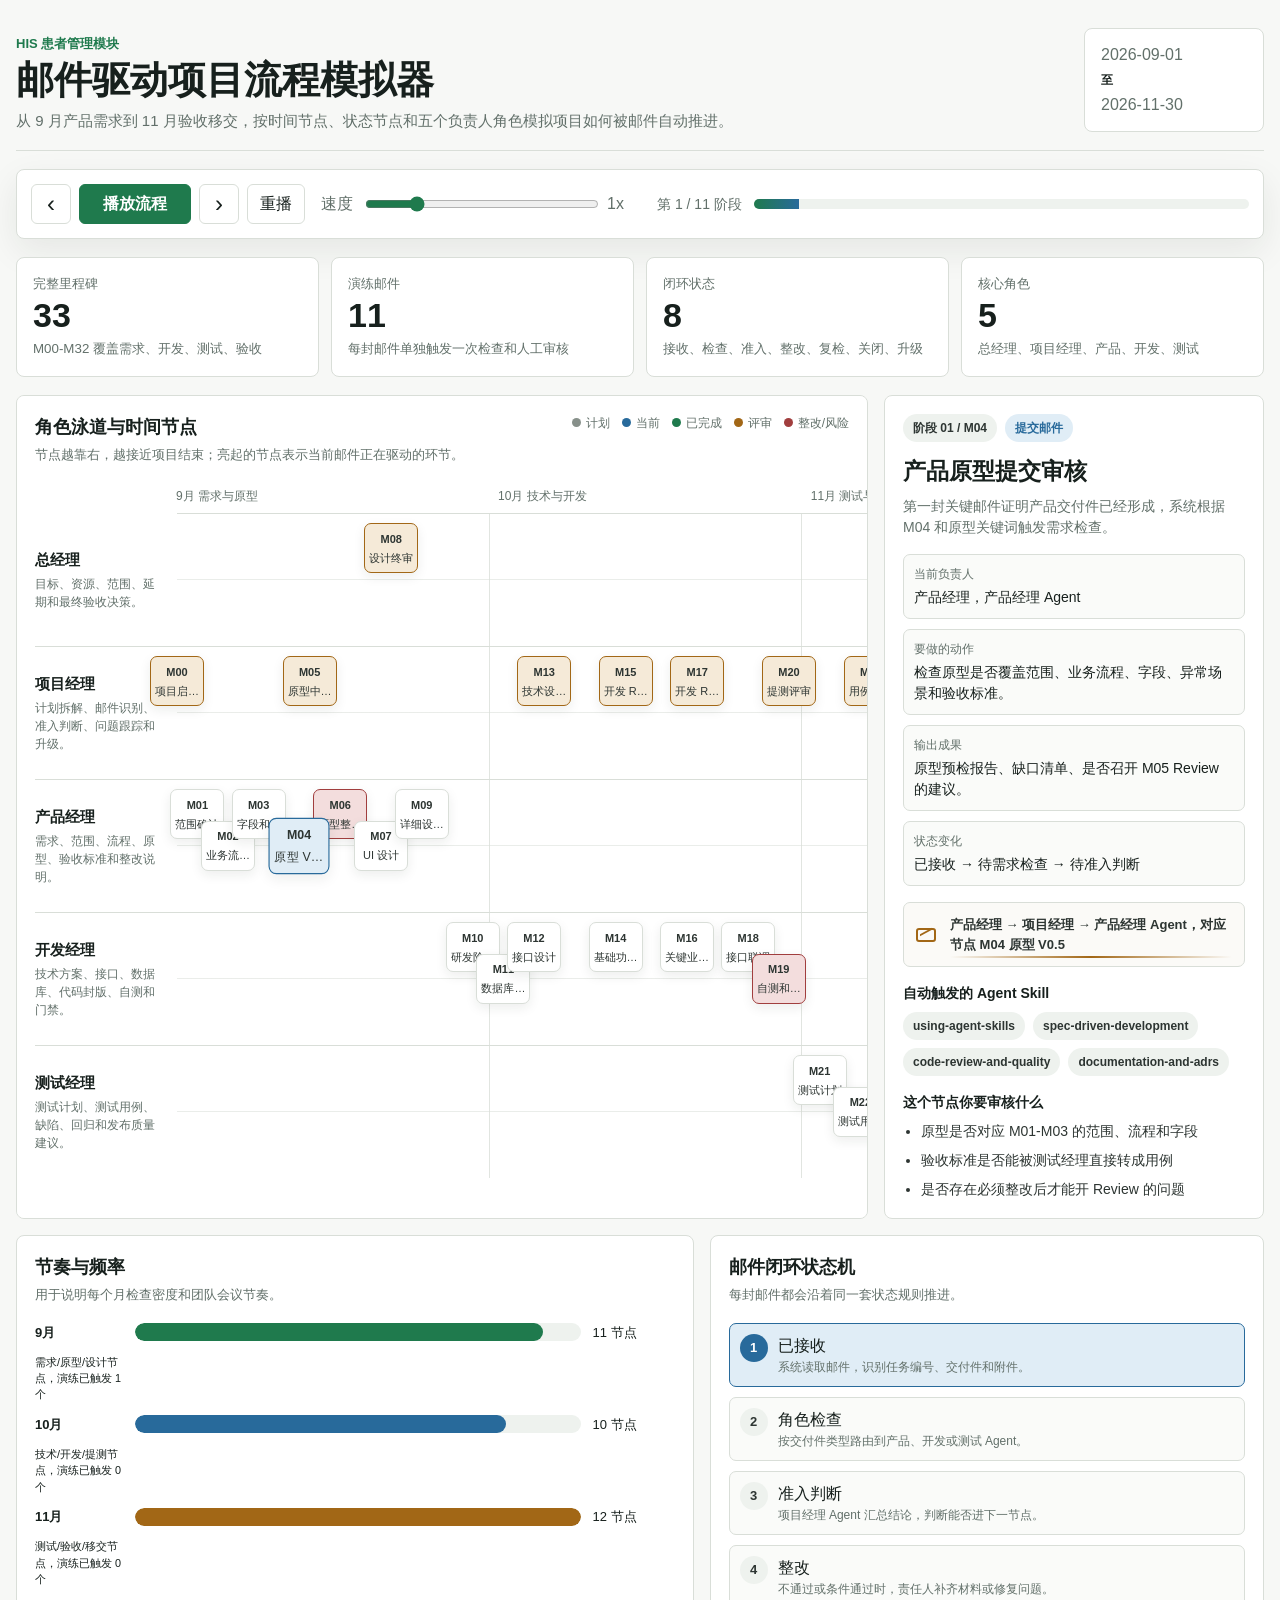
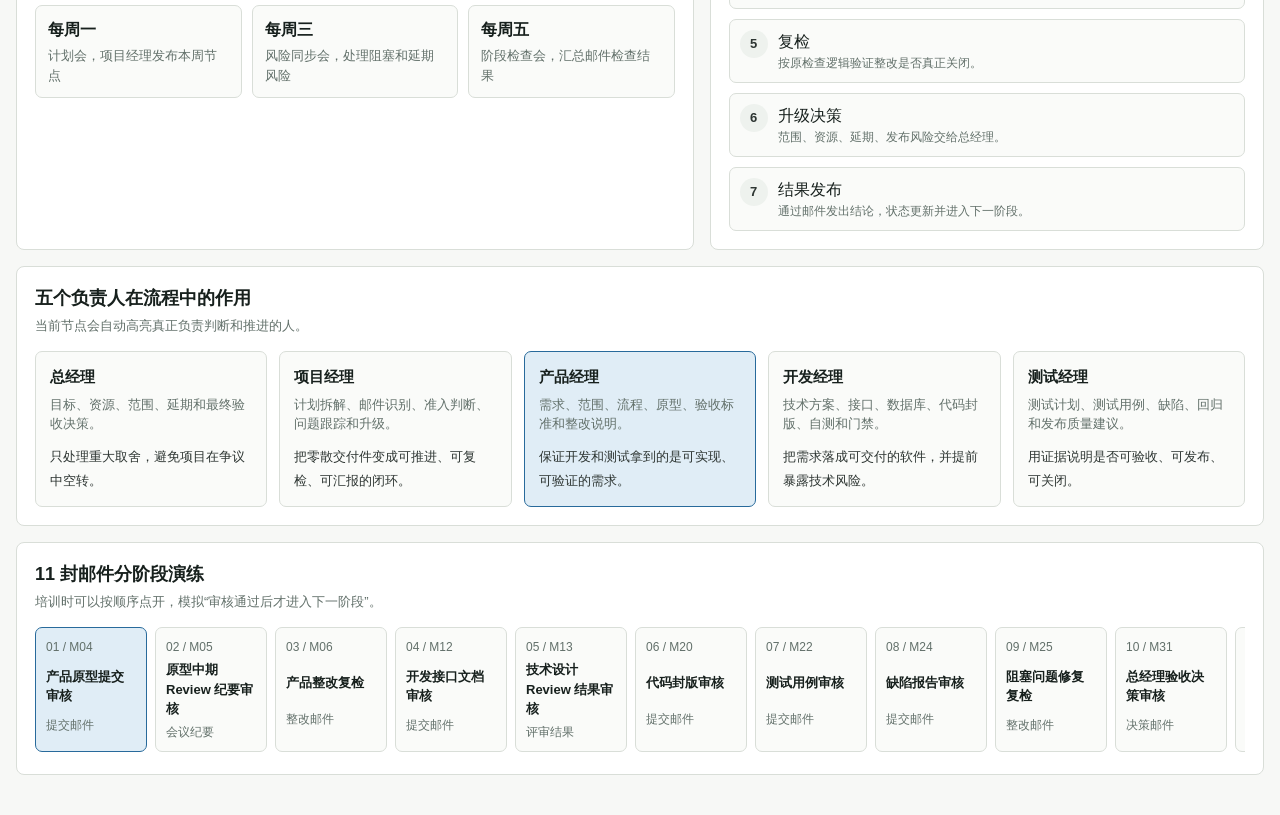
<file: proj-issue-simulate.html>
<!doctype html>
<html lang="zh-CN">
<head>
  <meta charset="utf-8">
  <meta name="viewport" content="width=device-width, initial-scale=1">
  <title>HIS患者管理模块全流程可视化模拟器</title>
  <link rel="stylesheet" href="./styles.css">
</head>
<body>
  <main class="app-shell">
    <header class="topbar">
      <div>
        <p class="eyebrow">HIS 患者管理模块</p>
        <h1>邮件驱动项目流程模拟器</h1>
        <p class="topbar-copy">从 9 月产品需求到 11 月验收移交，按时间节点、状态节点和五个负责人角色模拟项目如何被邮件自动推进。</p>
      </div>
      <div class="topbar-meta" aria-label="项目周期">
        <span>2026-09-01</span>
        <strong>至</strong>
        <span>2026-11-30</span>
      </div>
    </header>

    <section class="control-strip" aria-label="演示控制">
      <div class="button-group">
        <button id="prevBtn" type="button" class="icon-button" aria-label="上一步">‹</button>
        <button id="playBtn" type="button" class="primary-button">播放流程</button>
        <button id="nextBtn" type="button" class="icon-button" aria-label="下一步">›</button>
        <button id="resetBtn" type="button" class="text-button">重播</button>
      </div>
      <label class="speed-control" for="speedRange">
        <span>速度</span>
        <input id="speedRange" type="range" min="0.5" max="3" step="0.5" value="1">
        <output id="speedLabel" for="speedRange">1x</output>
      </label>
      <div class="progress-meter" aria-label="当前模拟进度">
        <span id="progressLabel">第 1 / 11 阶段</span>
        <div class="meter-track"><span id="meterFill"></span></div>
      </div>
    </section>

    <section class="metrics-grid" aria-label="流程总览">
      <article class="metric-block">
        <span class="metric-label">完整里程碑</span>
        <strong>33</strong>
        <small>M00-M32 覆盖需求、开发、测试、验收</small>
      </article>
      <article class="metric-block">
        <span class="metric-label">演练邮件</span>
        <strong>11</strong>
        <small>每封邮件单独触发一次检查和人工审核</small>
      </article>
      <article class="metric-block">
        <span class="metric-label">闭环状态</span>
        <strong>8</strong>
        <small>接收、检查、准入、整改、复检、关闭、升级</small>
      </article>
      <article class="metric-block">
        <span class="metric-label">核心角色</span>
        <strong>5</strong>
        <small>总经理、项目经理、产品、开发、测试</small>
      </article>
    </section>

    <section class="workspace-grid">
      <section class="timeline-panel" aria-label="角色泳道时间轴">
        <div class="panel-heading">
          <div>
            <h2>角色泳道与时间节点</h2>
            <p>节点越靠右，越接近项目结束；亮起的节点表示当前邮件正在驱动的环节。</p>
          </div>
          <div class="legend" aria-label="状态图例">
            <span><i class="legend-dot planned"></i>计划</span>
            <span><i class="legend-dot active"></i>当前</span>
            <span><i class="legend-dot complete"></i>已完成</span>
            <span><i class="legend-dot review"></i>评审</span>
            <span><i class="legend-dot risk"></i>整改/风险</span>
          </div>
        </div>
        <div class="month-ruler" aria-hidden="true">
          <span style="left: 0%">9月 需求与原型</span>
          <span style="left: 35%">10月 技术与开发</span>
          <span style="left: 69%">11月 测试与验收</span>
        </div>
        <div id="swimlanes" class="swimlanes"></div>
      </section>

      <aside class="detail-panel" aria-label="当前节点详情">
        <div class="detail-status">
          <span id="stageBadge">阶段 01</span>
          <span id="mailTypeBadge">提交邮件</span>
        </div>
        <h2 id="stageTitle">产品原型提交审核</h2>
        <p id="stageSummary" class="detail-summary"></p>
        <dl class="detail-list">
          <div>
            <dt>当前负责人</dt>
            <dd id="stageOwner"></dd>
          </div>
          <div>
            <dt>要做的动作</dt>
            <dd id="stageAction"></dd>
          </div>
          <div>
            <dt>输出成果</dt>
            <dd id="stageOutput"></dd>
          </div>
          <div>
            <dt>状态变化</dt>
            <dd id="stageState"></dd>
          </div>
        </dl>
        <div class="mail-animation" aria-label="邮件触发轨迹">
          <span></span>
          <strong id="mailRoute">产品经理 → 项目经理 → 产品经理 Agent</strong>
        </div>
        <section class="skill-box" aria-label="自动触发技能">
          <h3>自动触发的 Agent Skill</h3>
          <div id="skillChips" class="chip-list"></div>
        </section>
        <section class="gate-box" aria-label="人工审核点">
          <h3>这个节点你要审核什么</h3>
          <ul id="gateList"></ul>
        </section>
      </aside>
    </section>

    <section class="insight-grid">
      <section class="frequency-panel">
        <div class="panel-heading compact">
          <h2>节奏与频率</h2>
          <p>用于说明每个月检查密度和团队会议节奏。</p>
        </div>
        <div id="frequencyBars" class="frequency-bars"></div>
        <div class="cadence-row">
          <div>
            <strong>每周一</strong>
            <span>计划会，项目经理发布本周节点</span>
          </div>
          <div>
            <strong>每周三</strong>
            <span>风险同步会，处理阻塞和延期风险</span>
          </div>
          <div>
            <strong>每周五</strong>
            <span>阶段检查会，汇总邮件检查结果</span>
          </div>
        </div>
      </section>

      <section class="state-panel">
        <div class="panel-heading compact">
          <h2>邮件闭环状态机</h2>
          <p>每封邮件都会沿着同一套状态规则推进。</p>
        </div>
        <div id="stateMachine" class="state-machine"></div>
      </section>
    </section>

    <section class="role-panel" aria-label="五个角色的作用">
      <div class="panel-heading compact">
        <h2>五个负责人在流程中的作用</h2>
        <p>当前节点会自动高亮真正负责判断和推进的人。</p>
      </div>
      <div id="roleCards" class="role-cards"></div>
    </section>

    <section class="stage-panel" aria-label="11封模拟邮件">
      <div class="panel-heading compact">
        <h2>11 封邮件分阶段演练</h2>
        <p>培训时可以按顺序点开，模拟“审核通过后才进入下一阶段”。</p>
      </div>
      <div id="stageList" class="stage-list"></div>
    </section>
  </main>

  <script src="./app.js"></script>
</body>
</html>
</file>
<file: styles.css>
:root {
  --bg: #f7f8f6;
  --surface: #ffffff;
  --surface-2: #eef2ee;
  --text: #17201d;
  --muted: #62706a;
  --line: #d9ded8;
  --green: #1f7a4d;
  --green-soft: #dff1e8;
  --blue: #286a9b;
  --blue-soft: #e0edf6;
  --amber: #a26716;
  --amber-soft: #f5ead8;
  --red: #a13e3e;
  --red-soft: #f3dddd;
  --ink: #2d3532;
  --shadow: 0 12px 34px rgba(22, 32, 29, 0.08);
  --radius: 8px;
}

* {
  box-sizing: border-box;
}

body {
  margin: 0;
  background: var(--bg);
  color: var(--text);
  font-family: "Microsoft YaHei", "Segoe UI", Arial, sans-serif;
  line-height: 1.5;
}

button,
input {
  font: inherit;
}

button {
  cursor: pointer;
}

.app-shell {
  width: min(1520px, calc(100vw - 32px));
  margin: 0 auto;
  padding: 24px 0 40px;
}

.topbar {
  display: flex;
  align-items: flex-end;
  justify-content: space-between;
  gap: 24px;
  padding: 4px 0 18px;
  border-bottom: 1px solid var(--line);
}

.eyebrow {
  margin: 0 0 6px;
  color: var(--green);
  font-size: 13px;
  font-weight: 700;
}

h1,
h2,
h3,
p {
  margin-top: 0;
}

h1 {
  margin-bottom: 8px;
  font-size: clamp(26px, 3vw, 42px);
  line-height: 1.1;
  letter-spacing: 0;
}

.topbar-copy {
  max-width: 800px;
  margin-bottom: 0;
  color: var(--muted);
  font-size: 15px;
}

.topbar-meta {
  display: grid;
  gap: 4px;
  min-width: 180px;
  padding: 14px 16px;
  background: var(--surface);
  border: 1px solid var(--line);
  border-radius: var(--radius);
  color: var(--muted);
}

.topbar-meta strong {
  color: var(--text);
  font-size: 12px;
}

.control-strip {
  display: grid;
  grid-template-columns: max-content minmax(210px, 320px) 1fr;
  gap: 16px;
  align-items: center;
  margin: 18px 0;
  padding: 14px;
  background: var(--surface);
  border: 1px solid var(--line);
  border-radius: var(--radius);
  box-shadow: var(--shadow);
}

.button-group {
  display: flex;
  align-items: center;
  gap: 8px;
}

.primary-button,
.icon-button,
.text-button {
  min-height: 40px;
  border: 1px solid var(--line);
  border-radius: 6px;
  background: var(--surface);
  color: var(--text);
}

.primary-button {
  min-width: 112px;
  padding: 0 16px;
  border-color: var(--green);
  background: var(--green);
  color: #fff;
  font-weight: 700;
}

.icon-button {
  width: 40px;
  font-size: 24px;
  line-height: 1;
}

.text-button {
  padding: 0 12px;
}

.primary-button:focus-visible,
.icon-button:focus-visible,
.text-button:focus-visible,
.stage-item:focus-visible,
.node:focus-visible {
  outline: 3px solid rgba(40, 106, 155, 0.35);
  outline-offset: 2px;
}

.speed-control {
  display: grid;
  grid-template-columns: max-content 1fr 34px;
  gap: 10px;
  align-items: center;
  color: var(--muted);
}

.speed-control input {
  width: 100%;
  accent-color: var(--green);
}

.progress-meter {
  display: grid;
  grid-template-columns: max-content 1fr;
  gap: 12px;
  align-items: center;
  color: var(--muted);
  font-size: 14px;
}

.meter-track {
  height: 10px;
  overflow: hidden;
  background: var(--surface-2);
  border-radius: 999px;
}

.meter-track span {
  display: block;
  width: 0;
  height: 100%;
  background: linear-gradient(90deg, var(--green), var(--blue));
  transition: width 300ms ease;
}

.metrics-grid {
  display: grid;
  grid-template-columns: repeat(4, minmax(0, 1fr));
  gap: 12px;
  margin-bottom: 18px;
}

.metric-block {
  padding: 16px;
  background: var(--surface);
  border: 1px solid var(--line);
  border-radius: var(--radius);
}

.metric-label {
  display: block;
  color: var(--muted);
  font-size: 13px;
}

.metric-block strong {
  display: block;
  margin: 4px 0;
  font-size: 34px;
  line-height: 1;
}

.metric-block small {
  color: var(--muted);
}

.workspace-grid {
  display: grid;
  grid-template-columns: minmax(0, 1fr) 380px;
  gap: 16px;
  align-items: stretch;
}

.timeline-panel,
.detail-panel,
.frequency-panel,
.state-panel,
.role-panel,
.stage-panel {
  background: var(--surface);
  border: 1px solid var(--line);
  border-radius: var(--radius);
}

.timeline-panel {
  min-height: 680px;
  padding: 18px;
  overflow-x: auto;
}

.panel-heading {
  display: flex;
  align-items: flex-start;
  justify-content: space-between;
  gap: 16px;
  margin-bottom: 16px;
}

.panel-heading h2 {
  margin-bottom: 4px;
  font-size: 18px;
}

.panel-heading p {
  margin-bottom: 0;
  color: var(--muted);
  font-size: 13px;
}

.panel-heading.compact {
  display: block;
}

.legend {
  display: flex;
  flex-wrap: wrap;
  gap: 8px 12px;
  justify-content: flex-end;
  color: var(--muted);
  font-size: 12px;
}

.legend span {
  display: inline-flex;
  align-items: center;
  gap: 5px;
}

.legend-dot {
  width: 9px;
  height: 9px;
  border-radius: 50%;
}

.legend-dot.planned {
  background: #87908a;
}

.legend-dot.active {
  background: var(--blue);
}

.legend-dot.complete {
  background: var(--green);
}

.legend-dot.review {
  background: var(--amber);
}

.legend-dot.risk {
  background: var(--red);
}

.month-ruler {
  position: relative;
  min-width: 920px;
  height: 34px;
  margin-left: 142px;
  border-bottom: 1px solid var(--line);
  color: var(--muted);
  font-size: 12px;
}

.month-ruler span {
  position: absolute;
  bottom: 8px;
  transform: translateX(-1px);
}

.swimlanes {
  min-width: 1060px;
}

.lane {
  display: grid;
  grid-template-columns: 132px 1fr;
  gap: 10px;
  align-items: stretch;
  min-height: 132px;
  border-bottom: 1px solid var(--line);
}

.lane:last-child {
  border-bottom: 0;
}

.lane-label {
  display: flex;
  flex-direction: column;
  justify-content: center;
  gap: 4px;
  padding: 12px 8px 12px 0;
}

.lane-label strong {
  font-size: 15px;
}

.lane-label span {
  color: var(--muted);
  font-size: 12px;
}

.lane-track {
  position: relative;
  min-height: 132px;
  background:
    linear-gradient(90deg, transparent 0 34%, rgba(217, 222, 216, 0.78) 34% 34.1%, transparent 34.1% 68%, rgba(217, 222, 216, 0.78) 68% 68.1%, transparent 68.1%),
    linear-gradient(180deg, transparent 0 49%, rgba(217, 222, 216, 0.55) 49% 50%, transparent 50%);
}

.node {
  position: absolute;
  top: 50%;
  width: 54px;
  min-height: 50px;
  transform: translate(-50%, -50%);
  display: grid;
  place-items: center;
  gap: 2px;
  padding: 6px 4px;
  border: 1px solid var(--line);
  border-radius: 7px;
  background: #fff;
  color: var(--ink);
  font-size: 11px;
  line-height: 1.1;
  text-align: center;
  box-shadow: 0 4px 12px rgba(22, 32, 29, 0.08);
  transition: transform 220ms ease, border-color 220ms ease, background 220ms ease;
}

.node span {
  display: block;
  width: 100%;
  overflow: hidden;
  text-overflow: ellipsis;
  white-space: nowrap;
}

.node[data-kind="review"] {
  border-color: var(--amber);
  background: var(--amber-soft);
}

.node[data-kind="risk"] {
  border-color: var(--red);
  background: var(--red-soft);
}

.node.completed {
  border-color: var(--green);
  background: var(--green-soft);
}

.node.active {
  z-index: 5;
  border-color: var(--blue);
  background: var(--blue-soft);
  transform: translate(-50%, -50%) scale(1.13);
  animation: nodePulse 1.2s ease-in-out infinite;
}

@keyframes nodePulse {
  0%, 100% { box-shadow: 0 0 0 0 rgba(40, 106, 155, 0.28); }
  50% { box-shadow: 0 0 0 10px rgba(40, 106, 155, 0); }
}

.detail-panel {
  position: sticky;
  top: 16px;
  align-self: start;
  padding: 18px;
}

.detail-status {
  display: flex;
  flex-wrap: wrap;
  gap: 8px;
  margin-bottom: 12px;
}

.detail-status span,
.chip-list span {
  display: inline-flex;
  align-items: center;
  min-height: 28px;
  padding: 0 10px;
  border-radius: 999px;
  background: var(--surface-2);
  color: var(--ink);
  font-size: 12px;
  font-weight: 700;
}

#mailTypeBadge {
  background: var(--blue-soft);
  color: var(--blue);
}

.detail-panel h2 {
  margin-bottom: 8px;
  font-size: 23px;
}

.detail-summary {
  color: var(--muted);
  font-size: 14px;
}

.detail-list {
  display: grid;
  gap: 10px;
  margin: 16px 0;
}

.detail-list div {
  padding: 10px;
  background: #fafbf9;
  border: 1px solid var(--line);
  border-radius: 7px;
}

.detail-list dt {
  margin-bottom: 4px;
  color: var(--muted);
  font-size: 12px;
}

.detail-list dd {
  margin: 0;
  font-size: 14px;
}

.mail-animation {
  position: relative;
  overflow: hidden;
  margin: 14px 0;
  padding: 12px 12px 12px 46px;
  border: 1px solid var(--line);
  border-radius: 7px;
  background: #fbfaf7;
  color: var(--ink);
  font-size: 13px;
}

.mail-animation span {
  position: absolute;
  left: 12px;
  top: 50%;
  width: 20px;
  height: 14px;
  border: 2px solid var(--amber);
  border-radius: 3px;
  transform: translateY(-50%);
}

.mail-animation span::before {
  content: "";
  position: absolute;
  inset: 1px 2px;
  border-top: 2px solid var(--amber);
  transform: skewY(-28deg);
}

.mail-animation::after {
  content: "";
  position: absolute;
  left: 46px;
  right: 12px;
  bottom: 8px;
  height: 2px;
  background: linear-gradient(90deg, transparent, var(--amber), transparent);
  animation: mailFlow 1.5s linear infinite;
}

@keyframes mailFlow {
  from { transform: translateX(-100%); }
  to { transform: translateX(100%); }
}

.skill-box,
.gate-box {
  margin-top: 16px;
}

.skill-box h3,
.gate-box h3 {
  margin-bottom: 8px;
  font-size: 14px;
}

.chip-list {
  display: flex;
  flex-wrap: wrap;
  gap: 8px;
}

.gate-box ul {
  display: grid;
  gap: 8px;
  margin: 0;
  padding-left: 18px;
  color: var(--ink);
  font-size: 14px;
}

.insight-grid {
  display: grid;
  grid-template-columns: minmax(0, 1.1fr) minmax(360px, 0.9fr);
  gap: 16px;
  margin-top: 16px;
}

.frequency-panel,
.state-panel,
.role-panel,
.stage-panel {
  padding: 18px;
}

.frequency-bars {
  display: grid;
  gap: 12px;
  margin: 18px 0;
}

.frequency-item {
  display: grid;
  grid-template-columns: 88px 1fr 82px;
  gap: 12px;
  align-items: center;
  font-size: 13px;
}

.bar-track {
  height: 18px;
  overflow: hidden;
  background: var(--surface-2);
  border-radius: 999px;
}

.bar-track span {
  display: block;
  height: 100%;
  border-radius: inherit;
  background: var(--green);
  transition: width 300ms ease;
}

.frequency-item:nth-child(2) .bar-track span {
  background: var(--blue);
}

.frequency-item:nth-child(3) .bar-track span {
  background: var(--amber);
}

.cadence-row {
  display: grid;
  grid-template-columns: repeat(3, minmax(0, 1fr));
  gap: 10px;
}

.cadence-row div {
  padding: 12px;
  background: #fafbf9;
  border: 1px solid var(--line);
  border-radius: 7px;
}

.cadence-row strong,
.cadence-row span {
  display: block;
}

.cadence-row span {
  margin-top: 4px;
  color: var(--muted);
  font-size: 13px;
}

.state-machine {
  display: grid;
  gap: 10px;
  margin-top: 18px;
}

.state-step {
  display: grid;
  grid-template-columns: 28px 1fr;
  gap: 10px;
  align-items: start;
  padding: 10px;
  border: 1px solid var(--line);
  border-radius: 7px;
  background: #fafbf9;
}

.state-step strong {
  display: grid;
  place-items: center;
  width: 28px;
  height: 28px;
  border-radius: 50%;
  background: var(--surface-2);
  color: var(--ink);
  font-size: 13px;
}

.state-step.active {
  border-color: var(--blue);
  background: var(--blue-soft);
}

.state-step.active strong {
  background: var(--blue);
  color: #fff;
}

.state-step span {
  display: block;
  color: var(--muted);
  font-size: 12px;
}

.role-panel,
.stage-panel {
  margin-top: 16px;
}

.role-cards {
  display: grid;
  grid-template-columns: repeat(5, minmax(0, 1fr));
  gap: 12px;
  margin-top: 16px;
}

.role-card {
  padding: 14px;
  border: 1px solid var(--line);
  border-radius: 7px;
  background: #fafbf9;
  min-height: 154px;
}

.role-card.active {
  border-color: var(--blue);
  background: var(--blue-soft);
}

.role-card h3 {
  margin-bottom: 6px;
  font-size: 15px;
}

.role-card p {
  margin-bottom: 10px;
  color: var(--muted);
  font-size: 13px;
}

.role-card small {
  color: var(--ink);
}

.stage-list {
  display: grid;
  grid-template-columns: repeat(11, minmax(112px, 1fr));
  gap: 8px;
  margin-top: 16px;
  overflow-x: auto;
  padding-bottom: 4px;
}

.stage-item {
  display: grid;
  gap: 4px;
  min-height: 92px;
  padding: 10px;
  border: 1px solid var(--line);
  border-radius: 7px;
  background: #fafbf9;
  color: var(--text);
  text-align: left;
}

.stage-item span {
  color: var(--muted);
  font-size: 12px;
}

.stage-item strong {
  font-size: 13px;
}

.stage-item.active {
  border-color: var(--blue);
  background: var(--blue-soft);
}

.stage-item.done {
  border-color: var(--green);
  background: var(--green-soft);
}

@media (max-width: 1120px) {
  .workspace-grid,
  .insight-grid {
    grid-template-columns: 1fr;
  }

  .detail-panel {
    position: static;
  }

  .role-cards,
  .metrics-grid {
    grid-template-columns: repeat(2, minmax(0, 1fr));
  }
}

@media (max-width: 760px) {
  .app-shell {
    width: min(100vw - 20px, 720px);
    padding-top: 14px;
  }

  .topbar,
  .panel-heading,
  .control-strip {
    display: grid;
    grid-template-columns: 1fr;
  }

  .metrics-grid,
  .role-cards,
  .cadence-row {
    grid-template-columns: 1fr;
  }

  .progress-meter {
    grid-template-columns: 1fr;
  }
}
</file>
